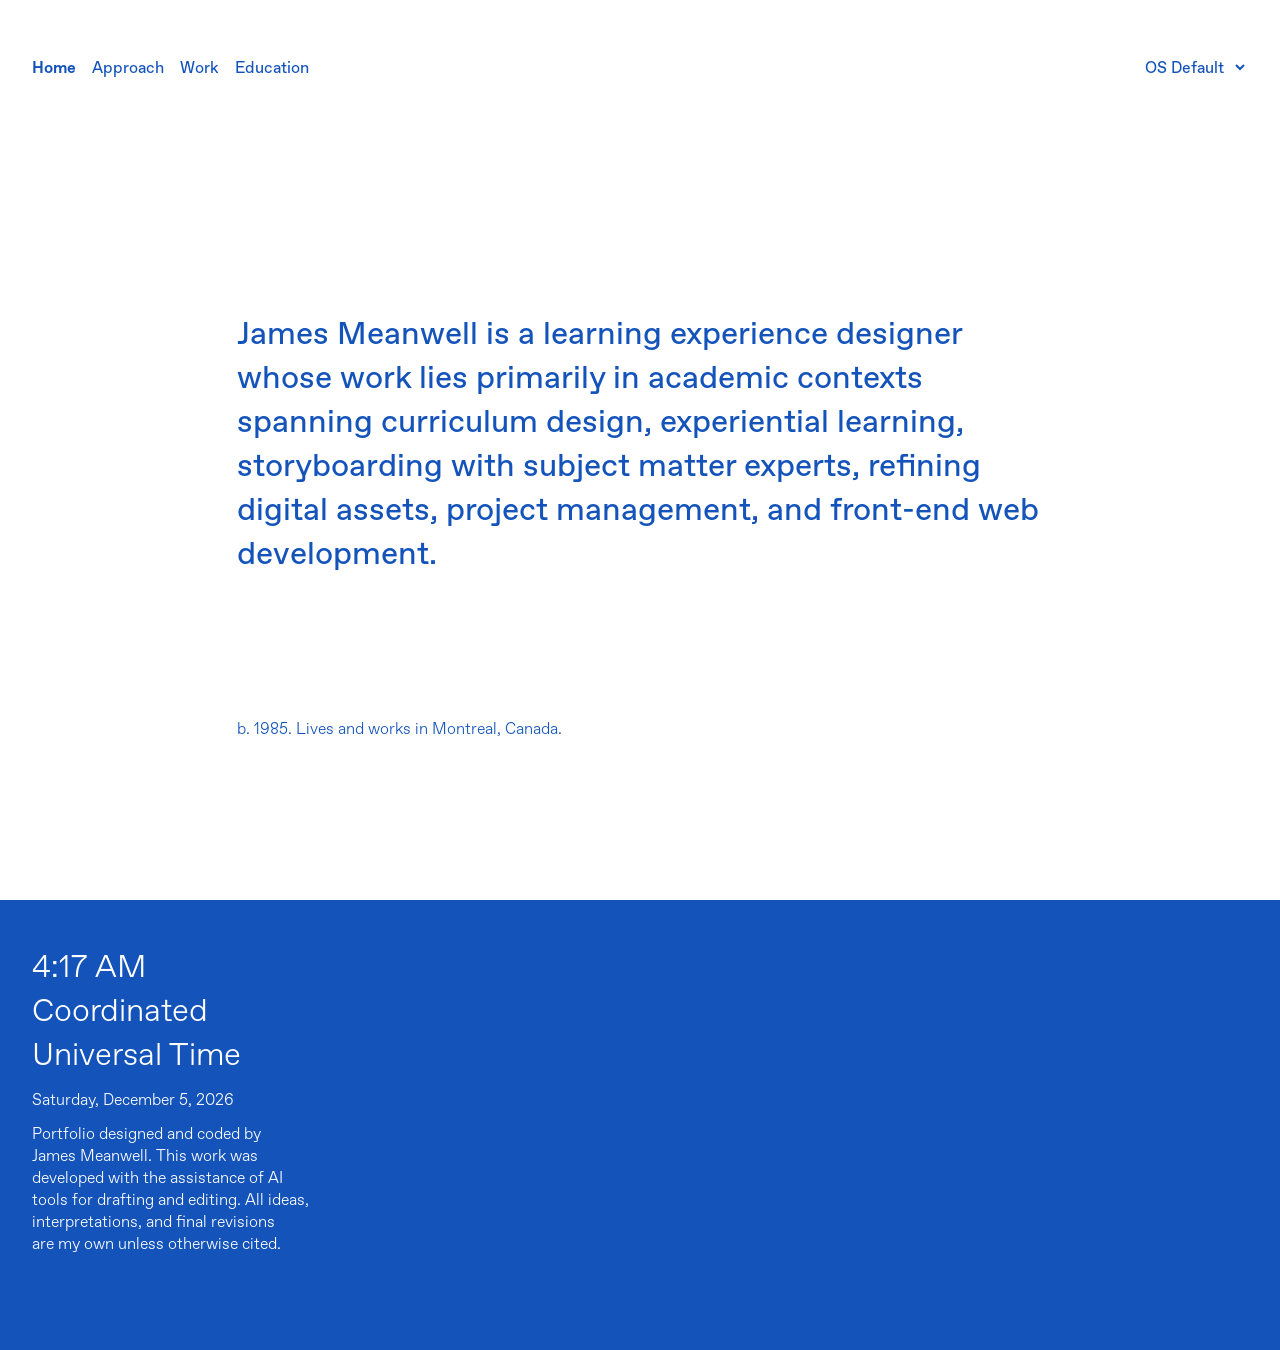
<file: index.html>
<!doctype html>
<html lang="en">
  <head>
    <meta charset="UTF-8" />
    <meta name="viewport" content="width=device-width, initial-scale=1.0" />
    <link rel="stylesheet" href="assets/style.css" />
    <title>James Meanwell</title>
  </head>
  <body>
    <div class="page-wrapper">
      <header id="nav-component"></header>
      <p class="font-large">
        James Meanwell is a learning experience designer whose work lies
        primarily in academic contexts spanning curriculum design, experiential
        learning, storyboarding with subject matter experts, refining digital
        assets, project management, and front-end web development.
      </p>
      <p class="font-small">b. 1985. Lives and works in Montreal, Canada.</p>
    </div>
    <footer id="footer-component"></footer>
    <script src="assets/script.js"></script>
  </body>
</html>
</file>
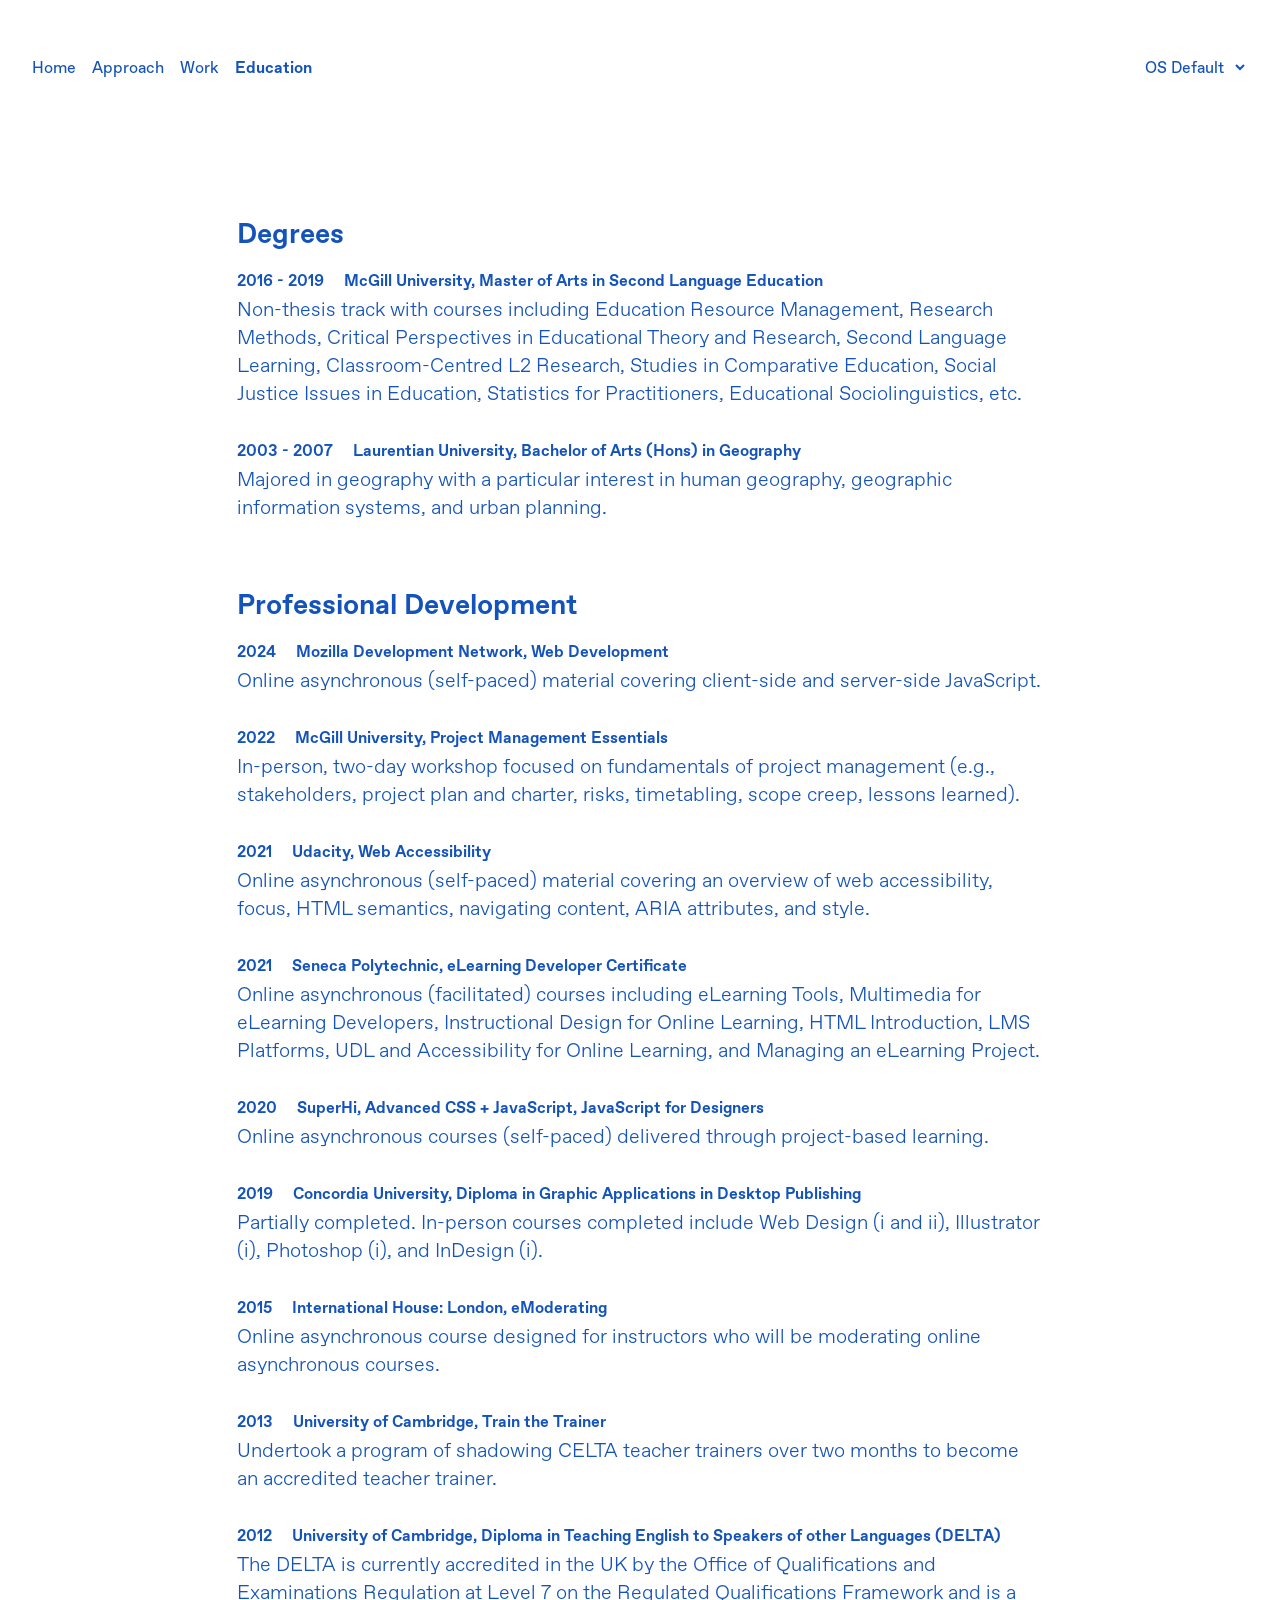
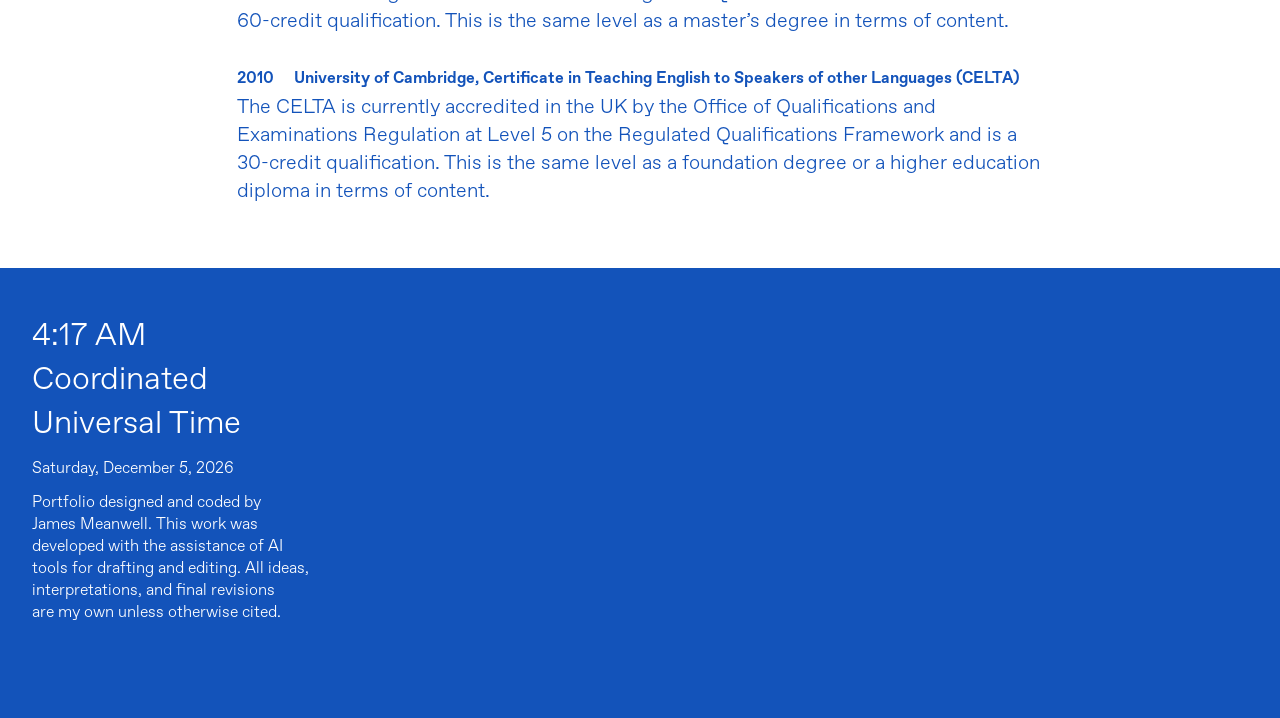
<file: education.html>
<!DOCTYPE html>
<html lang="en">
  <head>
    <meta charset="UTF-8" />
    <meta name="viewport" content="width=device-width, initial-scale=1.0" />
    <link rel="stylesheet" href="/assets/style.css" />
    <title>James Meanwell</title>
  </head>
  <body>
    <div class="page-wrapper">
      <header id="nav-component"></header>
      <h2>Degrees</h2>
      <ul class="education">
        <li>
          <span class="date">2016 - 2019</span>
          McGill University, Master of Arts in Second Language Education
          <p>
            Non-thesis track with courses including Education Resource
            Management, Research Methods, Critical Perspectives in Educational
            Theory and Research, Second Language Learning, Classroom-Centred L2
            Research, Studies in Comparative Education, Social Justice Issues in
            Education, Statistics for Practitioners, Educational
            Sociolinguistics, etc.
          </p>
        </li>
        <li>
          <span class="date">2003 - 2007</span>
          Laurentian University, Bachelor of Arts (Hons) in Geography
          <p>
            Majored in geography with a particular interest in human geography,
            geographic information systems, and urban planning.
          </p>
        </li>
      </ul>
      <h2>Professional Development</h2>
      <ul class="education">
        <li>
          <span class="date">2024</span>
          Mozilla Development Network, Web Development
          <p>
            Online asynchronous (self-paced) material covering client-side and
            server-side JavaScript.
          </p>
        </li>
        <li>
          <span class="date">2022</span>
          McGill University, Project Management Essentials
          <p>
            In-person, two-day workshop focused on fundamentals of project
            management (e.g., stakeholders, project plan and charter, risks,
            timetabling, scope creep, lessons learned).
          </p>
        </li>
        <li>
          <span class="date">2021</span>
          Udacity, Web Accessibility
          <p>
            Online asynchronous (self-paced) material covering an overview of
            web accessibility, focus, HTML semantics, navigating content, ARIA
            attributes, and style.
          </p>
        </li>
        <li>
          <span class="date">2021</span>
          Seneca Polytechnic, eLearning Developer Certificate
          <p>
            Online asynchronous (facilitated) courses including eLearning Tools,
            Multimedia for eLearning Developers, Instructional Design for Online
            Learning, HTML Introduction, LMS Platforms, UDL and Accessibility
            for Online Learning, and Managing an eLearning Project.
          </p>
        </li>
        <li>
          <span class="date">2020</span>
          SuperHi, Advanced CSS + JavaScript, JavaScript for Designers
          <p>
            Online asynchronous courses (self-paced) delivered through
            project-based learning.
          </p>
        </li>
        <li>
          <span class="date">2019</span>
          Concordia University, Diploma in Graphic Applications in Desktop
          Publishing
          <p>
            Partially completed. In-person courses completed include Web Design
            (i and ii), Illustrator (i), Photoshop (i), and InDesign (i).
          </p>
        </li>
        <li>
          <span class="date">2015</span>
          International House: London, eModerating
          <p>
            Online asynchronous course designed for instructors who will be
            moderating online asynchronous courses.
          </p>
        </li>
        <li>
          <span class="date">2013</span>
          University of Cambridge, Train the Trainer
          <p>
            Undertook a program of shadowing CELTA teacher trainers over two
            months to become an accredited teacher trainer.
          </p>
        </li>
        <li>
          <span class="date">2012</span>
          University of Cambridge, Diploma in Teaching English to Speakers of
          other Languages (DELTA)
          <p>
            The DELTA is currently accredited in the UK by the Office of
            Qualifications and Examinations Regulation at Level 7 on the
            Regulated Qualifications Framework and is a 60-credit qualification.
            This is the same level as a master’s degree in terms of content.
          </p>
        </li>
        <li>
          <span class="date">2010</span>
          University of Cambridge, Certificate in Teaching English to Speakers
          of other Languages (CELTA)
          <p>
            The CELTA is currently accredited in the UK by the Office of
            Qualifications and Examinations Regulation at Level 5 on the
            Regulated Qualifications Framework and is a 30-credit qualification.
            This is the same level as a foundation degree or a higher education
            diploma in terms of content.
          </p>
        </li>
      </ul>
    </div>
    <footer id="footer-component"></footer>
    <script src="/assets/script.js"></script>
  </body>
</html>
</file>
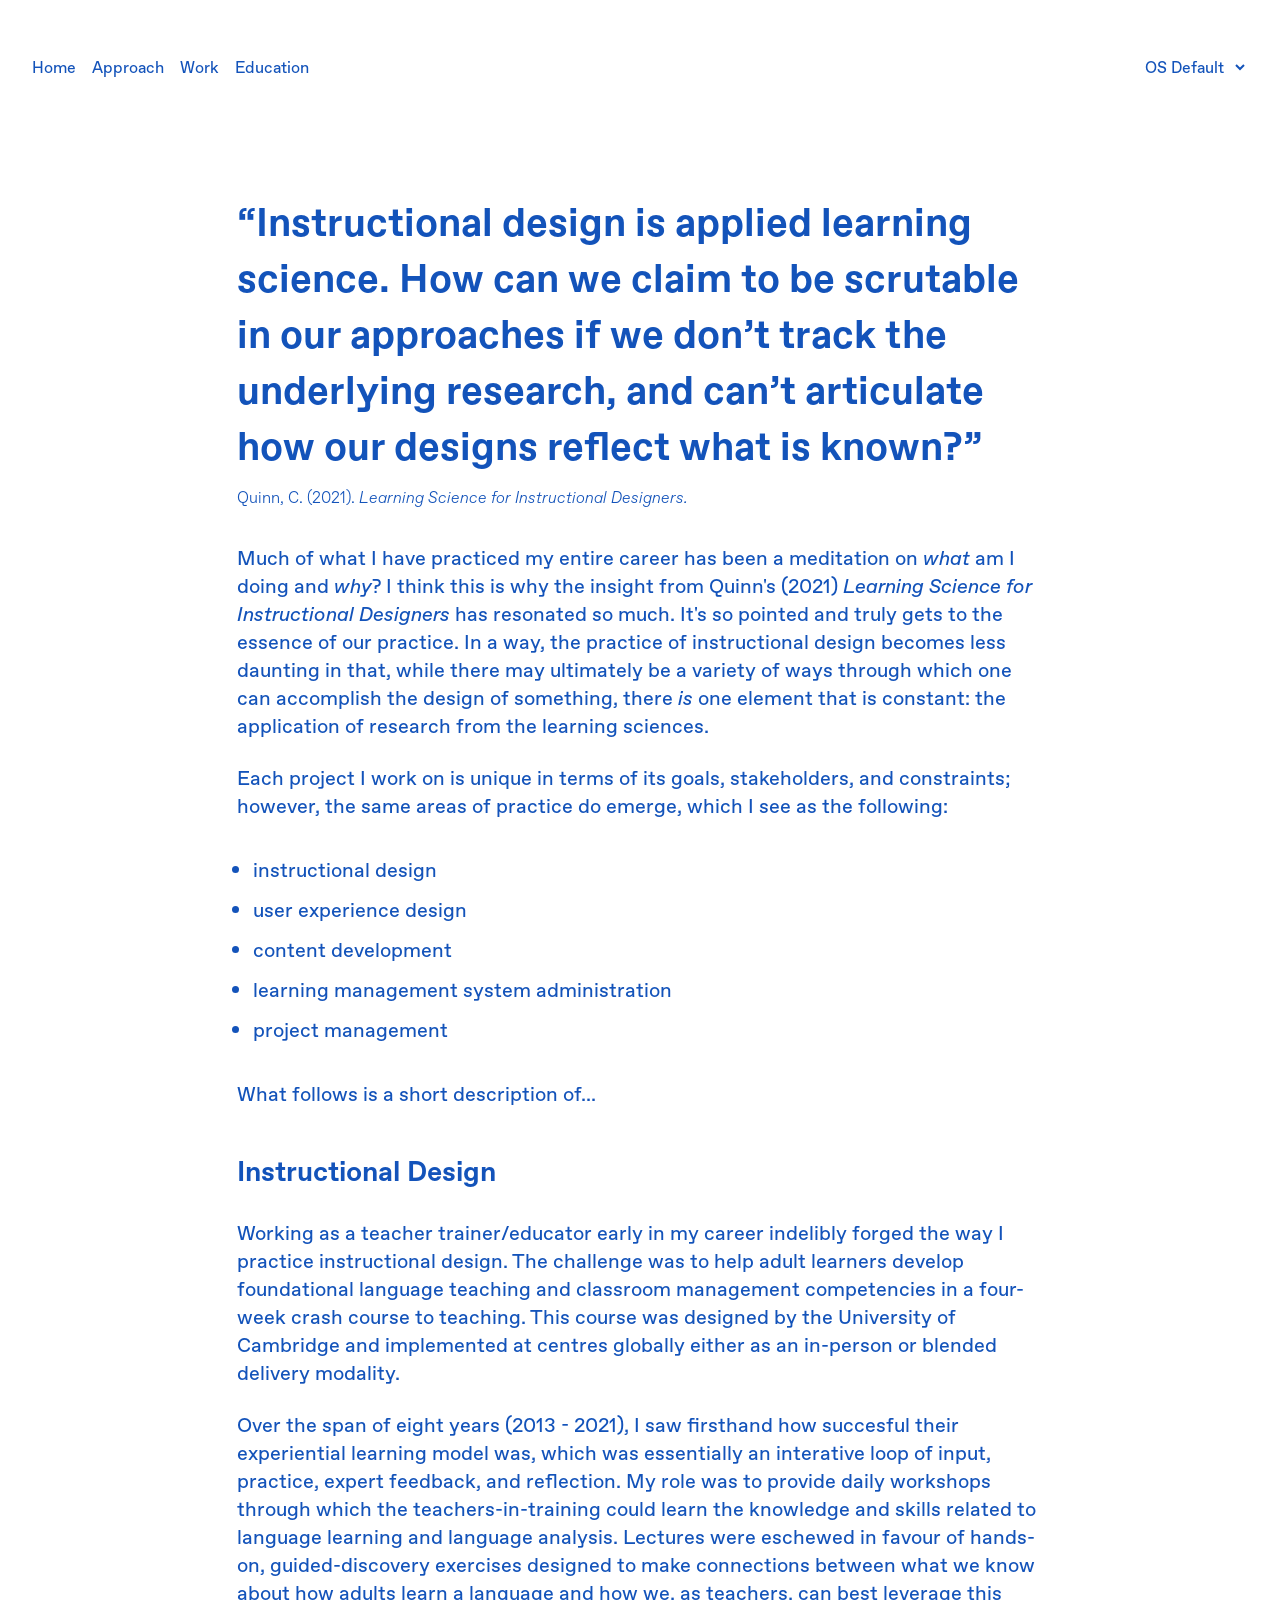
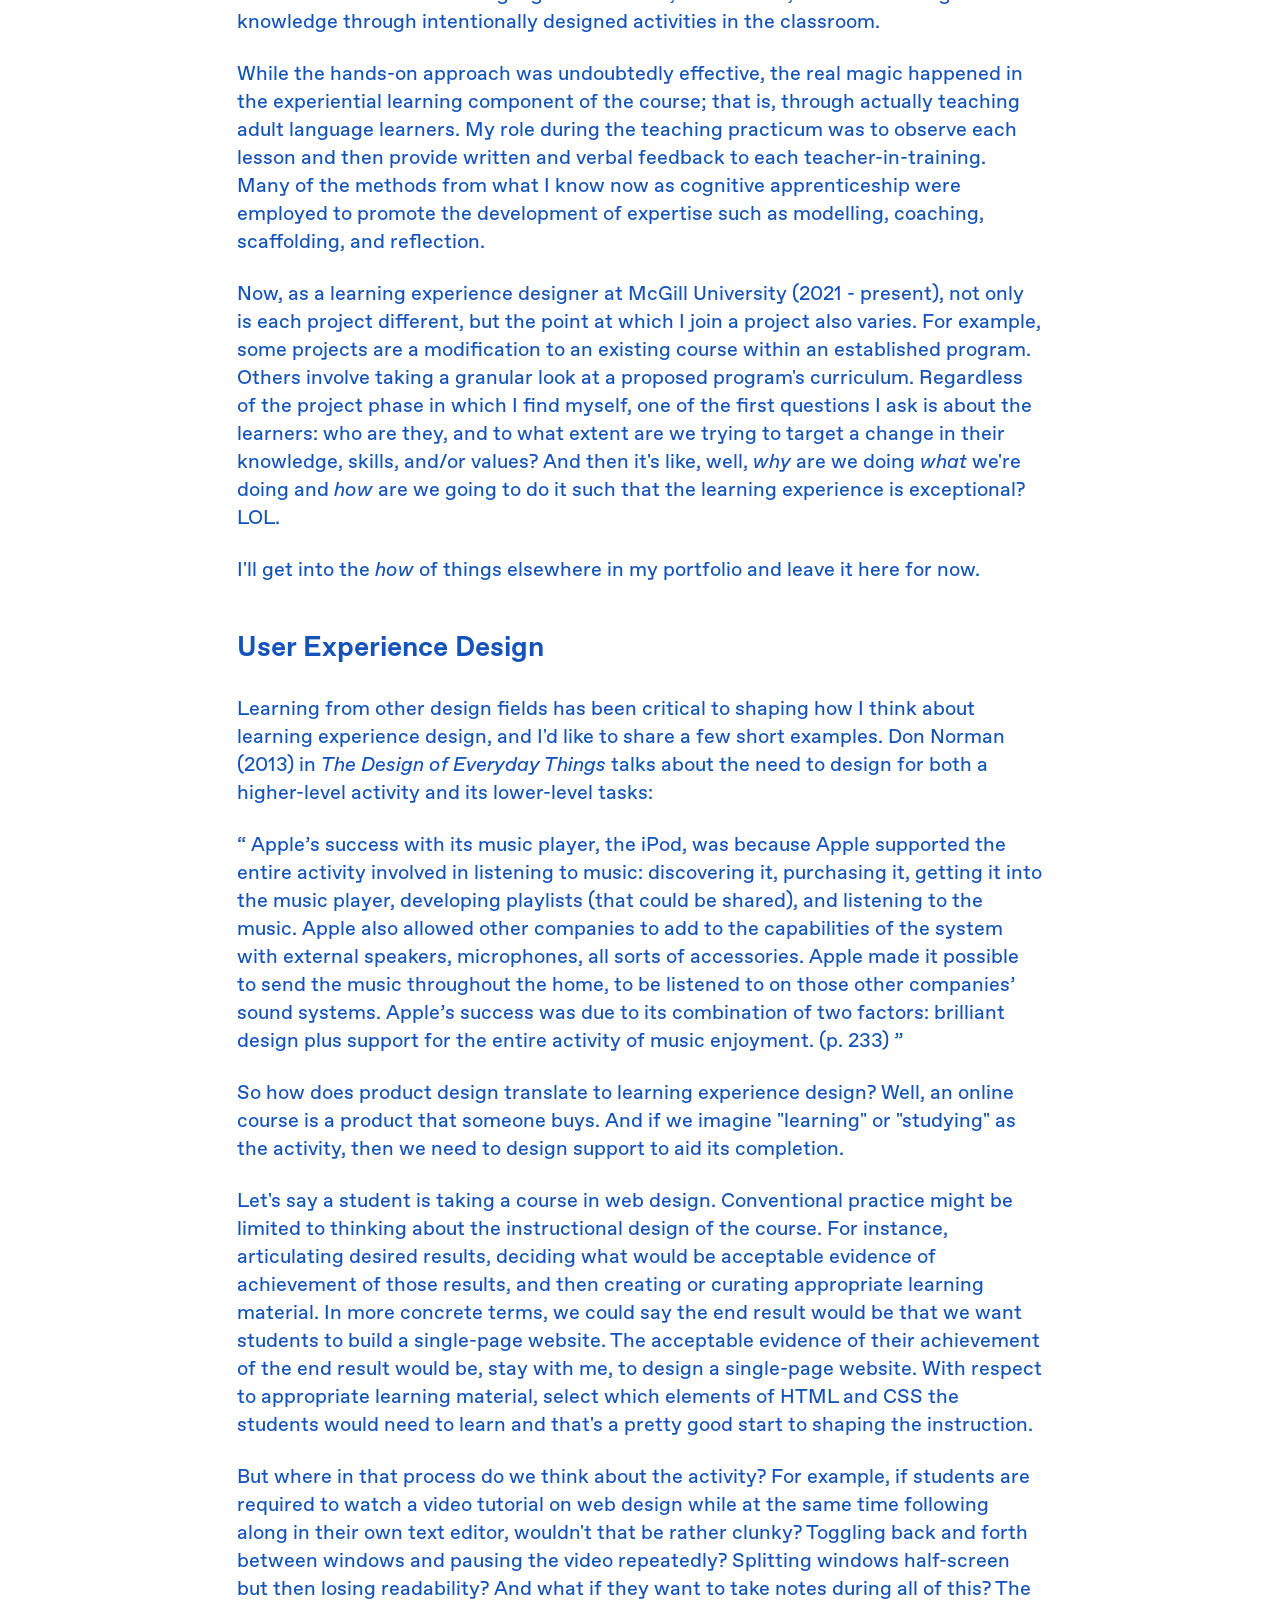
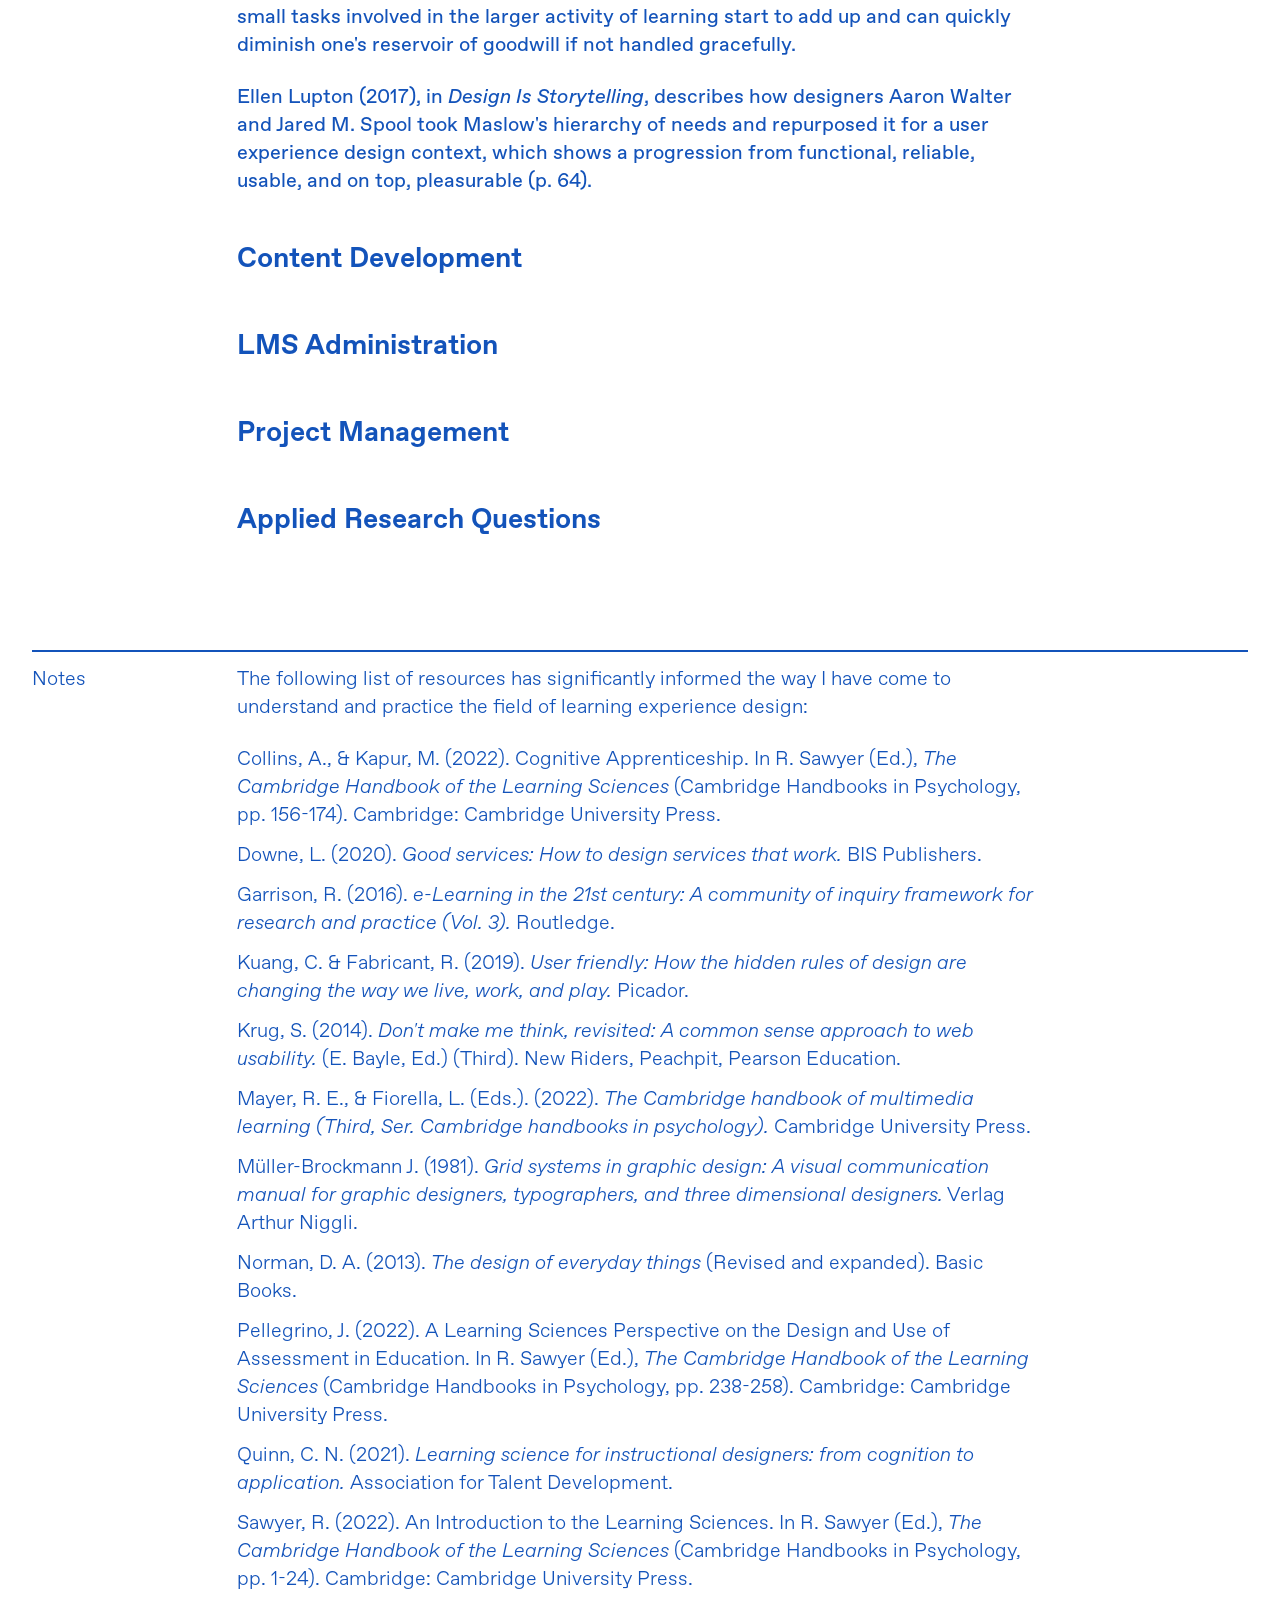
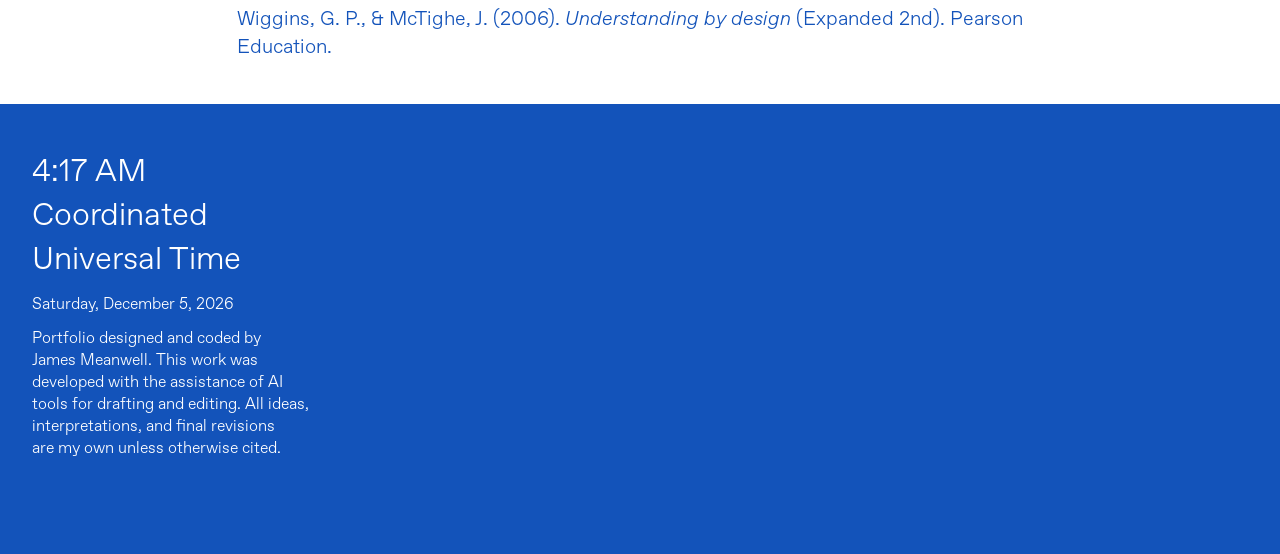
<file: practice.html>
<!DOCTYPE html>
<html lang="en">
  <head>
    <meta charset="UTF-8" />
    <meta name="viewport" content="width=device-width, initial-scale=1.0" />
    <link rel="stylesheet" href="/assets/style.css" />
    <title>James Meanwell</title>
  </head>
  <body>
    <div class="page-wrapper">
      <header id="nav-component"></header>
      <blockquote>
        “Instructional design is applied learning science. How can we claim to
        be scrutable in our approaches if we don’t track the underlying
        research, and can’t articulate how our designs reflect what is known?”
        <p class="font-small">
          Quinn, C. (2021).
          <cite>Learning Science for Instructional Designers.</cite>
        </p>
      </blockquote>
      <p>
        Much of what I have practiced my entire career has been a meditation on
        <em>what</em> am I doing and <em>why</em>? I think this is why the
        insight from Quinn's (2021)
        <cite>Learning Science for Instructional Designers</cite>
        has resonated so much. It's so pointed and truly gets to the essence of
        our practice. In a way, the practice of instructional design becomes
        less daunting in that, while there may ultimately be a variety of ways
        through which one can accomplish the design of something, there
        <em>is</em> one element that is constant: the application of research
        from the learning sciences.
      </p>
      <p>
        Each project I work on is unique in terms of its goals, stakeholders,
        and constraints; however, the same areas of practice do emerge, which I
        see as the following:
      </p>
      <ul>
        <li>instructional design</li>
        <li>user experience design</li>
        <li>content development</li>
        <li>learning management system administration</li>
        <li>project management</li>
      </ul>
      <p>What follows is a short description of...</p>
      <h2>Instructional Design</h2>
      <p>
        Working as a teacher trainer/educator early in my career indelibly
        forged the way I practice instructional design. The challenge was to
        help adult learners develop foundational language teaching and classroom
        management competencies in a four-week crash course to teaching. This
        course was designed by the University of Cambridge and implemented at
        centres globally either as an in-person or blended delivery modality.
      </p>
      <p>
        Over the span of eight years (2013 - 2021), I saw firsthand how
        succesful their experiential learning model was, which was essentially
        an interative loop of input, practice, expert feedback, and reflection.
        My role was to provide daily workshops through which the
        teachers-in-training could learn the knowledge and skills related to
        language learning and language analysis. Lectures were eschewed in
        favour of hands-on, guided-discovery exercises designed to make
        connections between what we know about how adults learn a language and
        how we, as teachers, can best leverage this knowledge through
        intentionally designed activities in the classroom.
      </p>
      <p>
        While the hands-on approach was undoubtedly effective, the real magic
        happened in the experiential learning component of the course; that is,
        through actually teaching adult language learners. My role during the
        teaching practicum was to observe each lesson and then provide written
        and verbal feedback to each teacher-in-training. Many of the methods
        from what I know now as cognitive apprenticeship were employed to
        promote the development of expertise such as modelling, coaching,
        scaffolding, and reflection.
      </p>
      <p>
        Now, as a learning experience designer at McGill University (2021 -
        present), not only is each project different, but the point at which I
        join a project also varies. For example, some projects are a
        modification to an existing course within an established program. Others
        involve taking a granular look at a proposed program's curriculum.
        Regardless of the project phase in which I find myself, one of the first
        questions I ask is about the learners: who are they, and to what extent
        are we trying to target a change in their knowledge, skills, and/or
        values? And then it's like, well, <em>why</em> are we doing
        <em>what</em> we're doing and <em>how</em> are we going to do it such
        that the learning experience is exceptional? LOL.
      </p>
      <p>
        I'll get into the <em>how</em> of things elsewhere in my portfolio and
        leave it here for now.
      </p>
      <h2>User Experience Design</h2>
      <p>
        Learning from other design fields has been critical to shaping how I
        think about learning experience design, and I'd like to share a few
        short examples. Don Norman (2013) in
        <cite>The Design of Everyday Things</cite> talks about the need to
        design for both a higher-level activity and its lower-level tasks:
      </p>
      <q>
        Apple’s success with its music player, the iPod, was because Apple
        supported the entire activity involved in listening to music:
        discovering it, purchasing it, getting it into the music player,
        developing playlists (that could be shared), and listening to the music.
        Apple also allowed other companies to add to the capabilities of the
        system with external speakers, microphones, all sorts of accessories.
        Apple made it possible to send the music throughout the home, to be
        listened to on those other companies’ sound systems. Apple’s success was
        due to its combination of two factors: brilliant design plus support for
        the entire activity of music enjoyment. (p. 233)
      </q>
      <p>
        So how does product design translate to learning experience design?
        Well, an online course is a product that someone buys. And if we imagine
        "learning" or "studying" as the activity, then we need to design support
        to aid its completion.
      </p>
      <p>
        Let's say a student is taking a course in web design. Conventional
        practice might be limited to thinking about the instructional design of
        the course. For instance, articulating desired results, deciding what
        would be acceptable evidence of achievement of those results, and then
        creating or curating appropriate learning material. In more concrete
        terms, we could say the end result would be that we want students to
        build a single-page website. The acceptable evidence of their
        achievement of the end result would be, stay with me, to design a
        single-page website. With respect to appropriate learning material,
        select which elements of HTML and CSS the students would need to learn
        and that's a pretty good start to shaping the instruction.
      </p>
      <p>
        But where in that process do we think about the activity? For example,
        if students are required to watch a video tutorial on web design while
        at the same time following along in their own text editor, wouldn't that
        be rather clunky? Toggling back and forth between windows and pausing
        the video repeatedly? Splitting windows half-screen but then losing
        readability? And what if they want to take notes during all of this? The
        small tasks involved in the larger activity of learning start to add up
        and can quickly diminish one's reservoir of goodwill if not handled
        gracefully.
      </p>
      <p>
        Ellen Lupton (2017), in <cite>Design Is Storytelling</cite>, describes
        how designers Aaron Walter and Jared M. Spool took Maslow's hierarchy of
        needs and repurposed it for a user experience design context, which
        shows a progression from functional, reliable, usable, and on top,
        pleasurable (p. 64).
      </p>
      <h2>Content Development</h2>
      <h2>LMS Administration</h2>
      <h2>Project Management</h2>
      <h2>Applied Research Questions</h2>
      <hr />
      <h3 class="grid-left margin-regular">Notes</h3>
      <p class="font-light">
        The following list of resources has significantly informed the way I
        have come to understand and practice the field of learning experience
        design:
      </p>
      <ul class="resources">
        <li class="font-light">
          Collins, A., & Kapur, M. (2022). Cognitive Apprenticeship. In R.
          Sawyer (Ed.),
          <cite>The Cambridge Handbook of the Learning Sciences</cite>
          (Cambridge Handbooks in Psychology, pp. 156-174). Cambridge: Cambridge
          University Press.
        </li>
        <li class="font-light">
          Downe, L. (2020).
          <cite>Good services: How to design services that work.</cite> BIS
          Publishers.
        </li>
        <li class="font-light">
          Garrison, R. (2016).
          <cite
            >e-Learning in the 21st century: A community of inquiry framework
            for research and practice (Vol. 3).
          </cite>
          Routledge.
        </li>
        <li class="font-light">
          Kuang, C. & Fabricant, R. (2019).
          <cite
            >User friendly: How the hidden rules of design are changing the way
            we live, work, and play.</cite
          >
          Picador.
        </li>
        <li class="font-light">
          Krug, S. (2014).
          <cite
            >Don't make me think, revisited: A common sense approach to web
            usability.</cite
          >
          (E. Bayle, Ed.) (Third). New Riders, Peachpit, Pearson Education.
        </li>
        <li class="font-light">
          Mayer, R. E., & Fiorella, L. (Eds.). (2022).
          <cite
            >The Cambridge handbook of multimedia learning (Third, Ser.
            Cambridge handbooks in psychology).</cite
          >
          Cambridge University Press.
        </li>
        <li class="font-light">
          Müller-Brockmann J. (1981).
          <cite
            >Grid systems in graphic design: A visual communication manual for
            graphic designers, typographers, and three dimensional
            designers.</cite
          >
          Verlag Arthur Niggli.
        </li>
        <li class="font-light">
          Norman, D. A. (2013).
          <cite>The design of everyday things</cite> (Revised and expanded).
          Basic Books.
        </li>
        <li class="font-light">
          Pellegrino, J. (2022). A Learning Sciences Perspective on the Design
          and Use of Assessment in Education. In R. Sawyer (Ed.),
          <cite>The Cambridge Handbook of the Learning Sciences </cite>
          (Cambridge Handbooks in Psychology, pp. 238-258). Cambridge: Cambridge
          University Press.
        </li>
        <li class="font-light">
          Quinn, C. N. (2021).
          <cite
            >Learning science for instructional designers: from cognition to
            application.
          </cite>
          Association for Talent Development.
        </li>
        <li class="font-light">
          Sawyer, R. (2022). An Introduction to the Learning Sciences. In R.
          Sawyer (Ed.),
          <cite>The Cambridge Handbook of the Learning Sciences</cite>
          (Cambridge Handbooks in Psychology, pp. 1-24). Cambridge: Cambridge
          University Press.
        </li>
        <li class="font-light">
          Wiggins, G. P., & McTighe, J. (2006).
          <cite>Understanding by design</cite> (Expanded 2nd). Pearson
          Education.
        </li>
      </ul>
    </div>
    <footer id="footer-component"></footer>
    <script src="/assets/script.js"></script>
  </body>
</html>
</file>
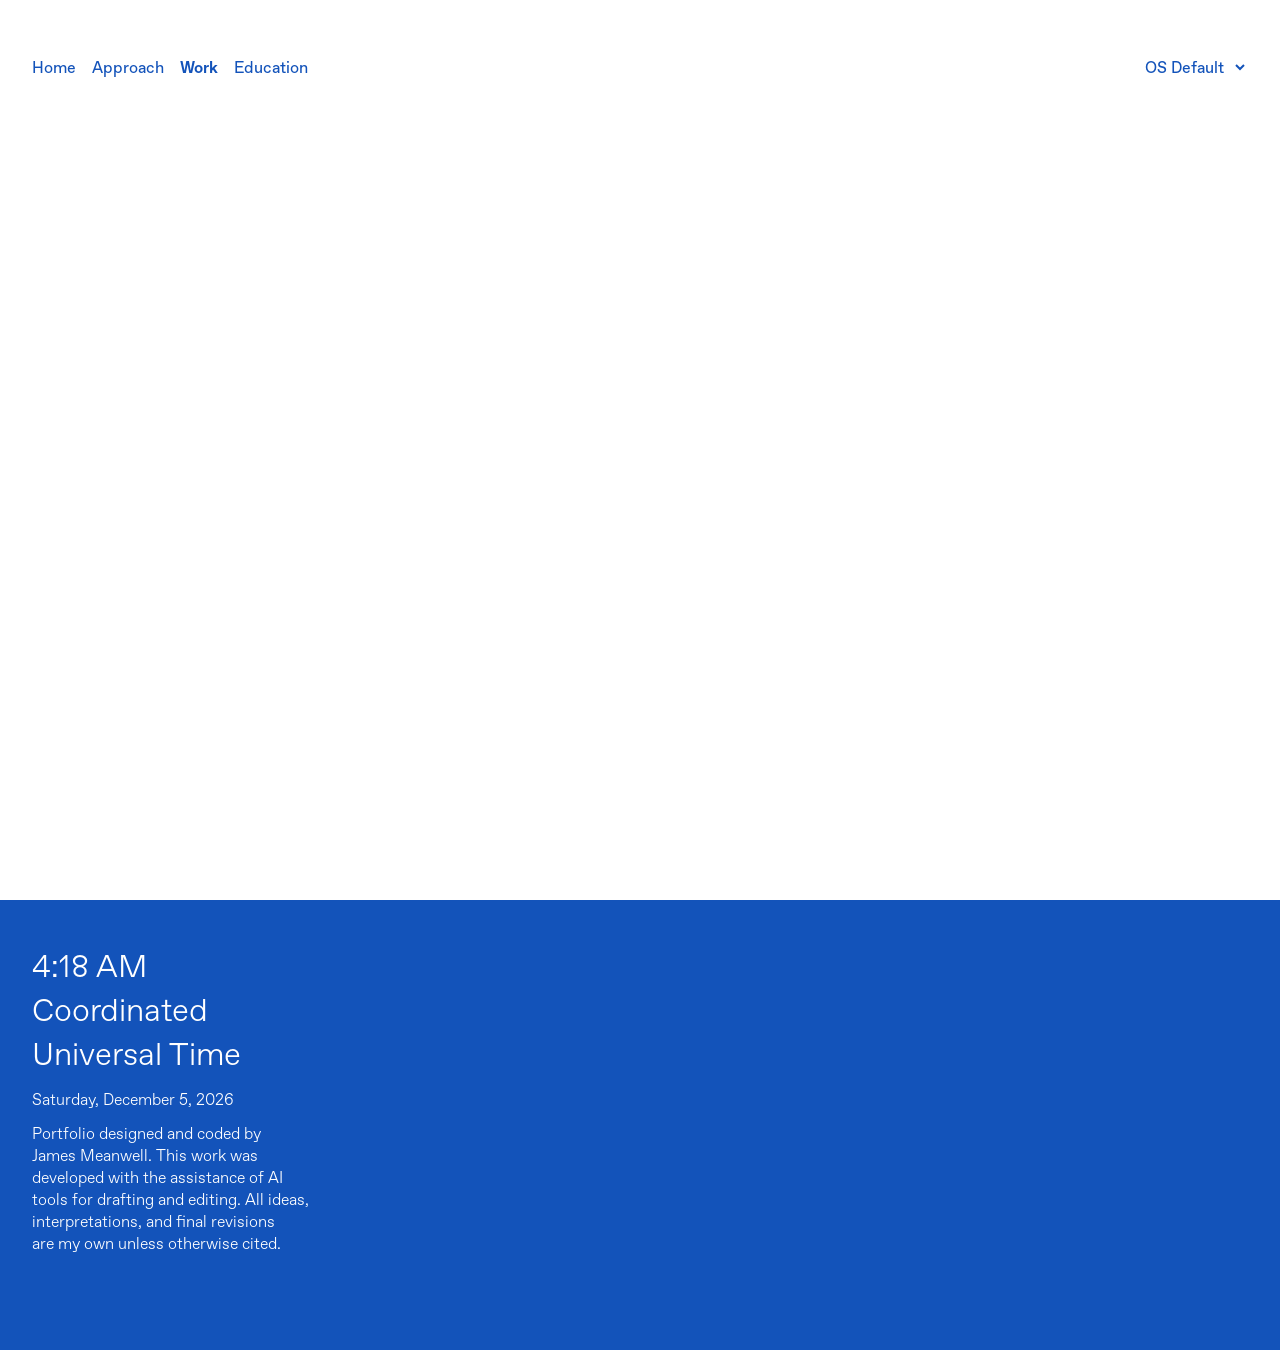
<file: work.html>
<!DOCTYPE html>
<html lang="en">
  <head>
    <meta charset="UTF-8" />
    <meta name="viewport" content="width=device-width, initial-scale=1.0" />
    <link rel="stylesheet" href="../assets/style.css" />
    <title>James Meanwell</title>
  </head>
  <body>
    <div class="page-wrapper">
      <header id="nav-component"></header>
    </div>
    <footer id="footer-component"></footer>
    <script src="../assets/script.js"></script>
  </body>
</html>
</file>
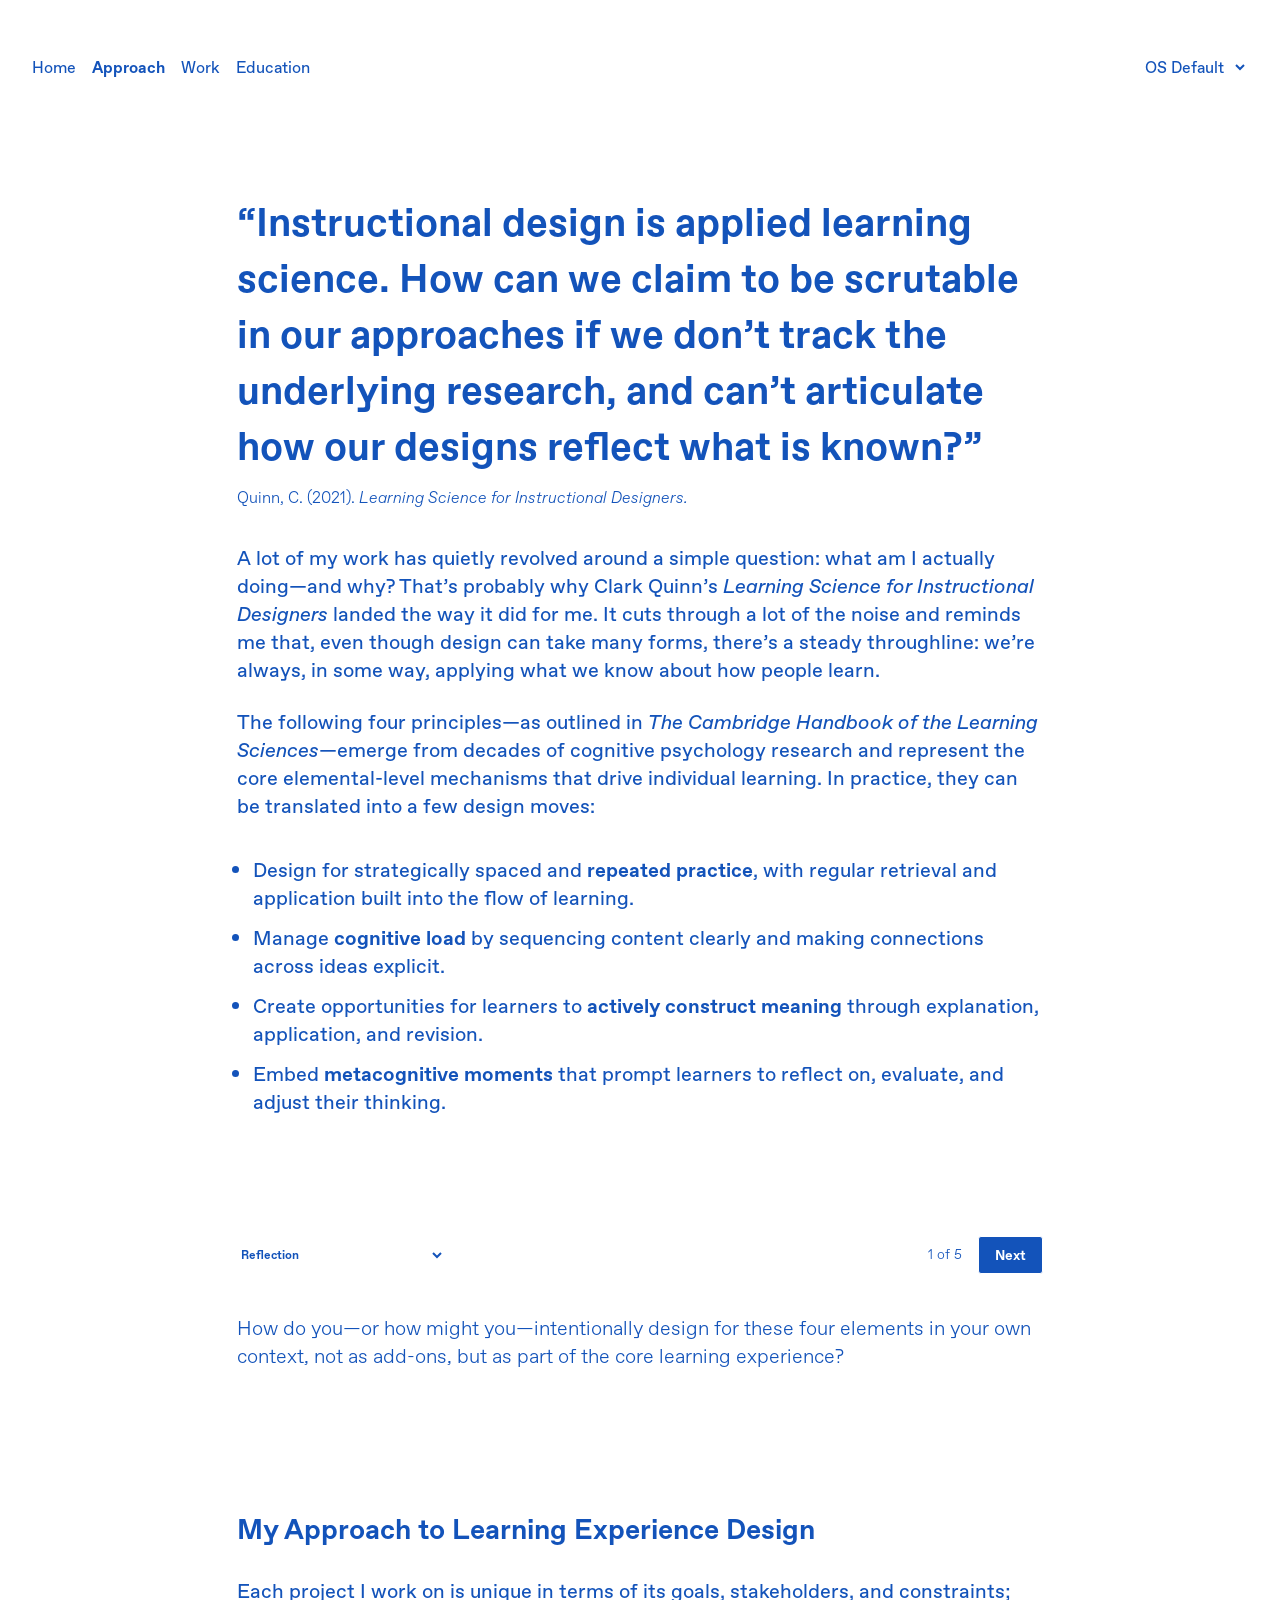
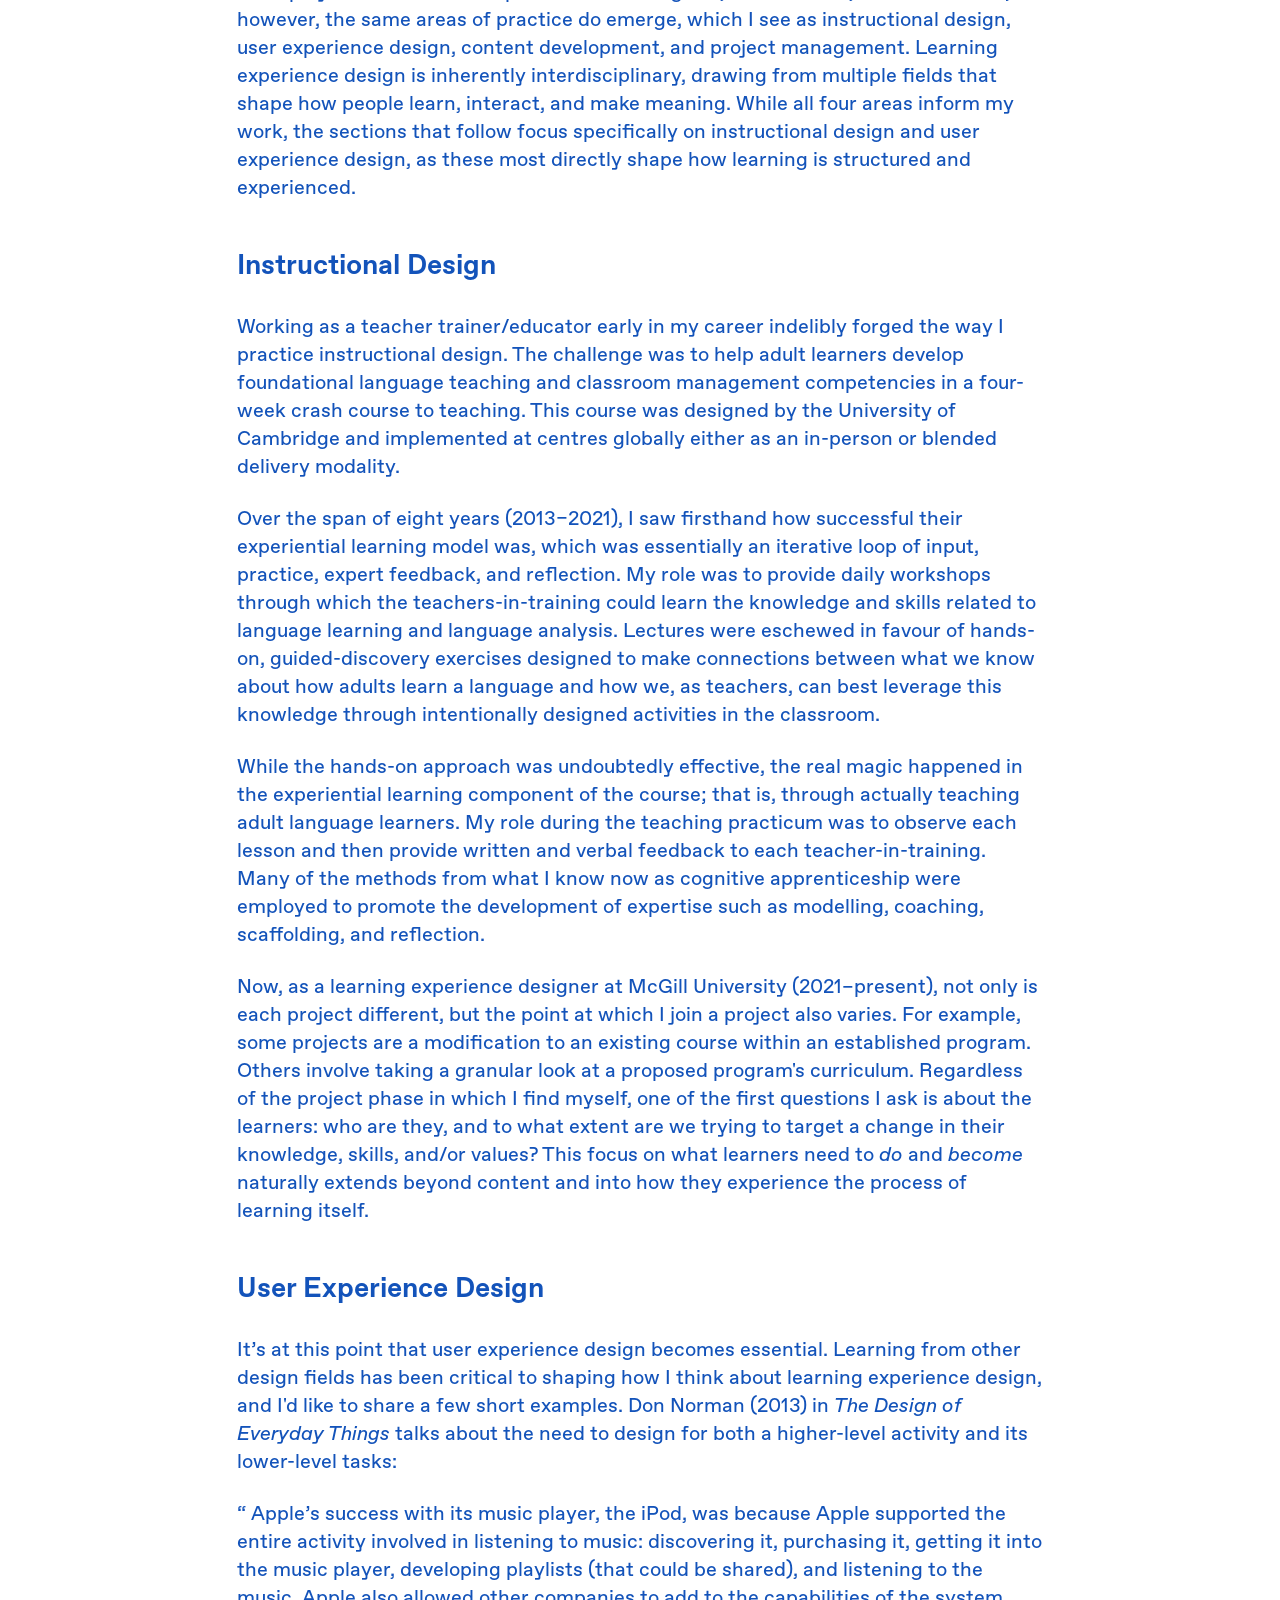
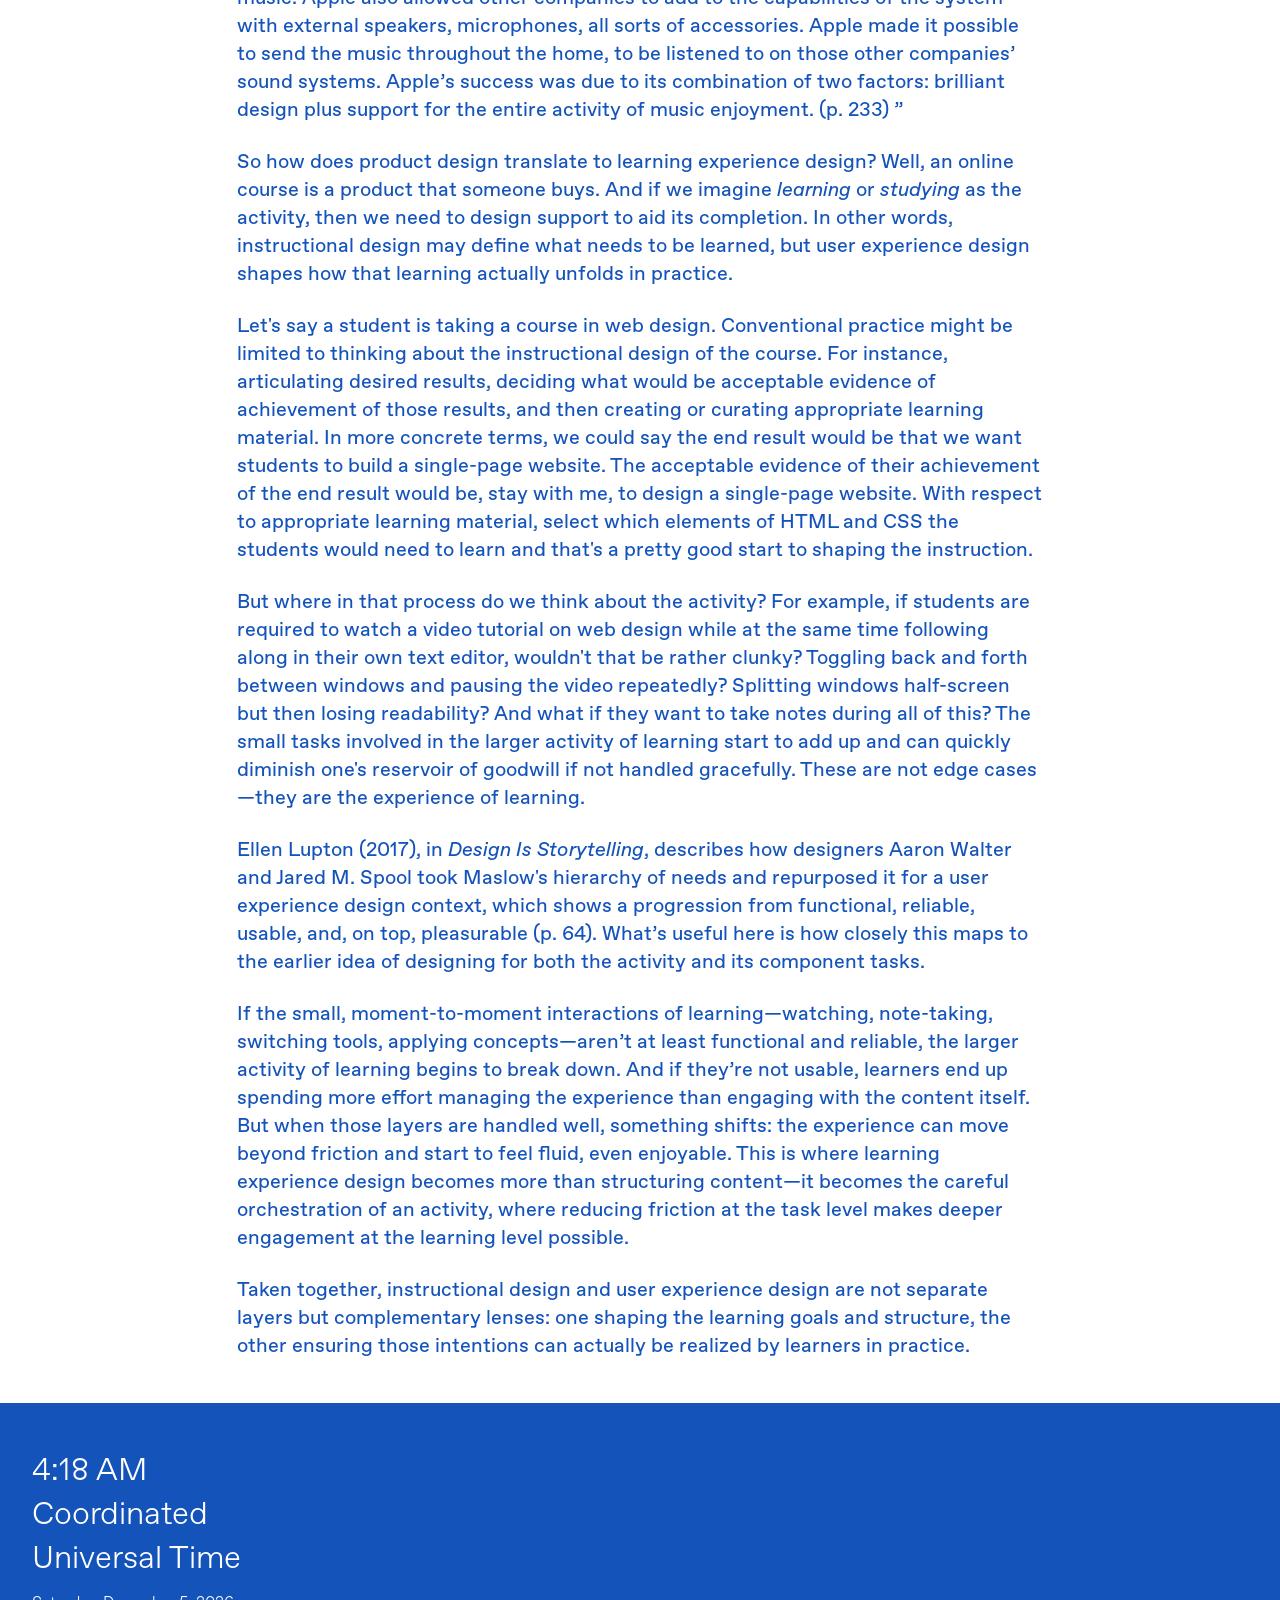
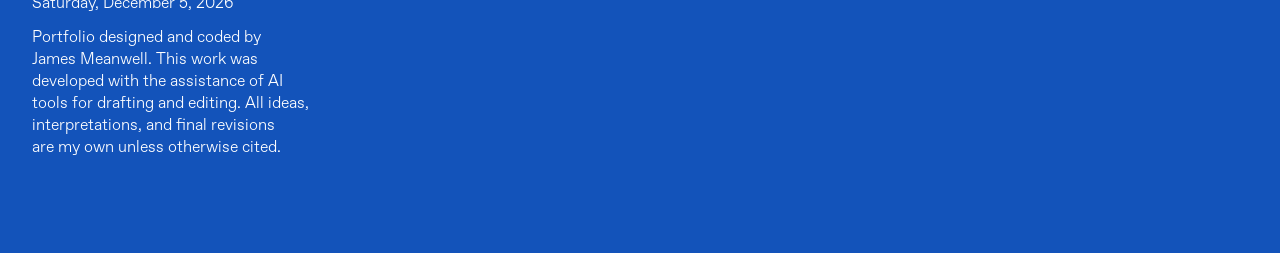
<file: pages/approach.html>
<!doctype html>
<html lang="en">
  <head>
    <meta charset="UTF-8" />
    <meta name="viewport" content="width=device-width, initial-scale=1.0" />
    <link rel="stylesheet" href="../assets/style.css" />
    <title>Approach</title>
  </head>
  <body>
    <div class="page-wrapper">
      <header id="nav-component"></header>
      <blockquote>
        “Instructional design is applied learning science. How can we claim to
        be scrutable in our approaches if we don’t track the underlying
        research, and can’t articulate how our designs reflect what is known?”
        <p class="font-small">
          Quinn, C. (2021).
          <cite>Learning Science for Instructional Designers.</cite>
        </p>
      </blockquote>
      <p>
        A lot of my work has quietly revolved around a simple question: what am
        I actually doing—and why? That’s probably why Clark Quinn’s
        <cite>Learning Science for Instructional Designers</cite> landed the way
        it did for me. It cuts through a lot of the noise and reminds me that,
        even though design can take many forms, there’s a steady throughline:
        we’re always, in some way, applying what we know about how people learn.
      </p>
      <p>
        The following four principles—as outlined in
        <cite>The Cambridge Handbook of the Learning Sciences</cite>—emerge from
        decades of cognitive psychology research and represent the core
        elemental-level mechanisms that drive individual learning. In practice,
        they can be translated into a few design moves:
      </p>

      <ul>
        <li>
          Design for strategically spaced and
          <strong>repeated practice</strong>, with regular retrieval and
          application built into the flow of learning.
        </li>
        <li>
          Manage <strong>cognitive load</strong> by sequencing content clearly
          and making connections across ideas explicit.
        </li>
        <li>
          Create opportunities for learners to
          <strong>actively construct meaning</strong>
          through explanation, application, and revision.
        </li>
        <li>
          Embed <strong>metacognitive moments</strong> that prompt learners to
          reflect on, evaluate, and adjust their thinking.
        </li>
      </ul>
      <!-- Example Component -->
      <div class="example-container">
        <div class="example-nav">
          <select name="choice" id="example-selector"></select>
          <div class="example-count-wrapper">
            <p class="example-count"></p>
            <button id="example-next-concept">Next</button>
          </div>
        </div>
        <div
          id="option-1"
          class="individual-example example-visible"
          data-name="Reflection"
        >
          <p>
            How do you—or how might you—intentionally design for these four
            elements in your own context, not as add-ons, but as part of the
            core learning experience?
          </p>
        </div>
        <div
          id="option-2"
          class="individual-example example-hidden"
          data-name="Repetition and Practice"
        >
          <p>
            Strategically regulated repetition and practice is really about
            making learning something that unfolds over time, not something that
            happens once and is done. Instead of treating each week as a
            standalone unit, you design cycles where learners are constantly
            pulling forward what they’ve already seen, applying what they’re
            working on now, and even getting a preview of what’s coming next.
            Low-stakes retrieval—quick checks, auto-graded quizzes, short
            prompts—does a lot of the heavy lifting, while instructor feedback
            builds on top of that rather than carrying the full load. The key is
            intentionality: revisiting ideas across weeks, not just within them,
            and creating a rhythm of practice that’s expected, supported, and
            sustainable, especially in asynchronous environments.
          </p>
        </div>
        <div
          id="option-3"
          class="individual-example example-hidden"
          data-name="Managing Cognitive Demands"
        >
          <p>
            Managing cognitive demands while integrating information sources is
            about respecting the learner’s mental bandwidth. Every week should
            feel like a coherent step in a larger story: where we’ve been, what
            we’re focusing on now, and how it all connects moving forward. That
            means being selective—fewer resources, more thoughtfully
            connected—and helping learners make sense of those connections
            through clear structure, signposting, and synthesis. Things like
            weekly summaries, concept maps, or framing notes aren’t extras;
            they’re part of the teaching. In async settings especially, the way
            content is sequenced and organized becomes a primary indicator of
            <em>teaching presence</em>.
          </p>
        </div>
        <div
          id="option-4"
          class="individual-example example-hidden"
          data-name="Active Construction of Meaning"
        >
          <p>
            Engaging learners in the active construction of meaning shifts the
            focus from exposure to effort. Learning deepens when learners are
            asked to explain, compare, defend, and apply—not just share opinions
            or repeat information. This often means designing for a bit of
            struggle: letting learners try before showing them how, and using
            dialogue—especially time-delayed exchanges—to refine thinking over
            time. Instructional effort is most powerful when it targets key
            moments, like addressing misconceptions or modeling how to think
            through a problem. Tools and activities that make thinking
            visible—annotations, shared workspaces, peer critique—help move this
            beyond discussion into something more tangible.
          </p>
        </div>
        <div
          id="option-5"
          class="individual-example example-hidden"
          data-name="Metacognitive Awareness"
        >
          <p>
            Metacognitive awareness brings a layer of reflection that helps
            learning stick and transfer. It’s not just about what learners know,
            but how well they understand their own learning. Building this in
            means creating moments before, during, and after learning where
            learners predict, monitor, and evaluate their understanding. Simple
            moves—like asking for confidence ratings, prompting learners to
            compare those to actual performance, or asking what they’ll do
            differently next time—make feedback more actionable. Over time, this
            also normalizes conversations about learning strategies themselves,
            helping learners become more intentional and effective in how they
            study and engage.
          </p>
        </div>
      </div>
      <!-- Example Component End -->
      <h2>My Approach to Learning Experience Design</h2>
      <p>
        Each project I work on is unique in terms of its goals, stakeholders,
        and constraints; however, the same areas of practice do emerge, which I
        see as instructional design, user experience design, content
        development, and project management. Learning experience design is
        inherently interdisciplinary, drawing from multiple fields that shape
        how people learn, interact, and make meaning. While all four areas
        inform my work, the sections that follow focus specifically on
        instructional design and user experience design, as these most directly
        shape how learning is structured and experienced.
      </p>
      <h3>Instructional Design</h3>
      <p>
        Working as a teacher trainer/educator early in my career indelibly
        forged the way I practice instructional design. The challenge was to
        help adult learners develop foundational language teaching and classroom
        management competencies in a four-week crash course to teaching. This
        course was designed by the University of Cambridge and implemented at
        centres globally either as an in-person or blended delivery modality.
      </p>
      <p>
        Over the span of eight years (2013–2021), I saw firsthand how successful
        their experiential learning model was, which was essentially an
        iterative loop of input, practice, expert feedback, and reflection. My
        role was to provide daily workshops through which the
        teachers-in-training could learn the knowledge and skills related to
        language learning and language analysis. Lectures were eschewed in
        favour of hands-on, guided-discovery exercises designed to make
        connections between what we know about how adults learn a language and
        how we, as teachers, can best leverage this knowledge through
        intentionally designed activities in the classroom.
      </p>
      <p>
        While the hands-on approach was undoubtedly effective, the real magic
        happened in the experiential learning component of the course; that is,
        through actually teaching adult language learners. My role during the
        teaching practicum was to observe each lesson and then provide written
        and verbal feedback to each teacher-in-training. Many of the methods
        from what I know now as cognitive apprenticeship were employed to
        promote the development of expertise such as modelling, coaching,
        scaffolding, and reflection.
      </p>
      <p>
        Now, as a learning experience designer at McGill University
        (2021–present), not only is each project different, but the point at
        which I join a project also varies. For example, some projects are a
        modification to an existing course within an established program. Others
        involve taking a granular look at a proposed program's curriculum.
        Regardless of the project phase in which I find myself, one of the first
        questions I ask is about the learners: who are they, and to what extent
        are we trying to target a change in their knowledge, skills, and/or
        values? This focus on what learners need to <em>do</em> and
        <em>become</em> naturally extends beyond content and into how they
        experience the process of learning itself.
      </p>

      <h2>User Experience Design</h2>
      <p>
        It’s at this point that user experience design becomes essential.
        Learning from other design fields has been critical to shaping how I
        think about learning experience design, and I'd like to share a few
        short examples. Don Norman (2013) in
        <cite>The Design of Everyday Things</cite> talks about the need to
        design for both a higher-level activity and its lower-level tasks:
      </p>
      <q>
        Apple’s success with its music player, the iPod, was because Apple
        supported the entire activity involved in listening to music:
        discovering it, purchasing it, getting it into the music player,
        developing playlists (that could be shared), and listening to the music.
        Apple also allowed other companies to add to the capabilities of the
        system with external speakers, microphones, all sorts of accessories.
        Apple made it possible to send the music throughout the home, to be
        listened to on those other companies’ sound systems. Apple’s success was
        due to its combination of two factors: brilliant design plus support for
        the entire activity of music enjoyment. (p. 233)
      </q>
      <p>
        So how does product design translate to learning experience design?
        Well, an online course is a product that someone buys. And if we imagine
        <em>learning</em> or <em>studying</em> as the activity, then we need to
        design support to aid its completion. In other words, instructional
        design may define what needs to be learned, but user experience design
        shapes how that learning actually unfolds in practice.
      </p>
      <p>
        Let's say a student is taking a course in web design. Conventional
        practice might be limited to thinking about the instructional design of
        the course. For instance, articulating desired results, deciding what
        would be acceptable evidence of achievement of those results, and then
        creating or curating appropriate learning material. In more concrete
        terms, we could say the end result would be that we want students to
        build a single-page website. The acceptable evidence of their
        achievement of the end result would be, stay with me, to design a
        single-page website. With respect to appropriate learning material,
        select which elements of HTML and CSS the students would need to learn
        and that's a pretty good start to shaping the instruction.
      </p>
      <p>
        But where in that process do we think about the activity? For example,
        if students are required to watch a video tutorial on web design while
        at the same time following along in their own text editor, wouldn't that
        be rather clunky? Toggling back and forth between windows and pausing
        the video repeatedly? Splitting windows half-screen but then losing
        readability? And what if they want to take notes during all of this? The
        small tasks involved in the larger activity of learning start to add up
        and can quickly diminish one's reservoir of goodwill if not handled
        gracefully. These are not edge cases—they are the experience of
        learning.
      </p>
      <p>
        Ellen Lupton (2017), in <cite>Design Is Storytelling</cite>, describes
        how designers Aaron Walter and Jared M. Spool took Maslow's hierarchy of
        needs and repurposed it for a user experience design context, which
        shows a progression from functional, reliable, usable, and, on top,
        pleasurable (p. 64). What’s useful here is how closely this maps to the
        earlier idea of designing for both the activity and its component tasks.
      </p>
      <p>
        If the small, moment-to-moment interactions of learning—watching,
        note-taking, switching tools, applying concepts—aren’t at least
        functional and reliable, the larger activity of learning begins to break
        down. And if they’re not usable, learners end up spending more effort
        managing the experience than engaging with the content itself. But when
        those layers are handled well, something shifts: the experience can move
        beyond friction and start to feel fluid, even enjoyable. This is where
        learning experience design becomes more than structuring content—it
        becomes the careful orchestration of an activity, where reducing
        friction at the task level makes deeper engagement at the learning level
        possible.
      </p>
      <p>
        Taken together, instructional design and user experience design are not
        separate layers but complementary lenses: one shaping the learning goals
        and structure, the other ensuring those intentions can actually be
        realized by learners in practice.
      </p>
    </div>
    <footer id="footer-component"></footer>
    <script src="../assets/script.js"></script>
  </body>
</html>
</file>
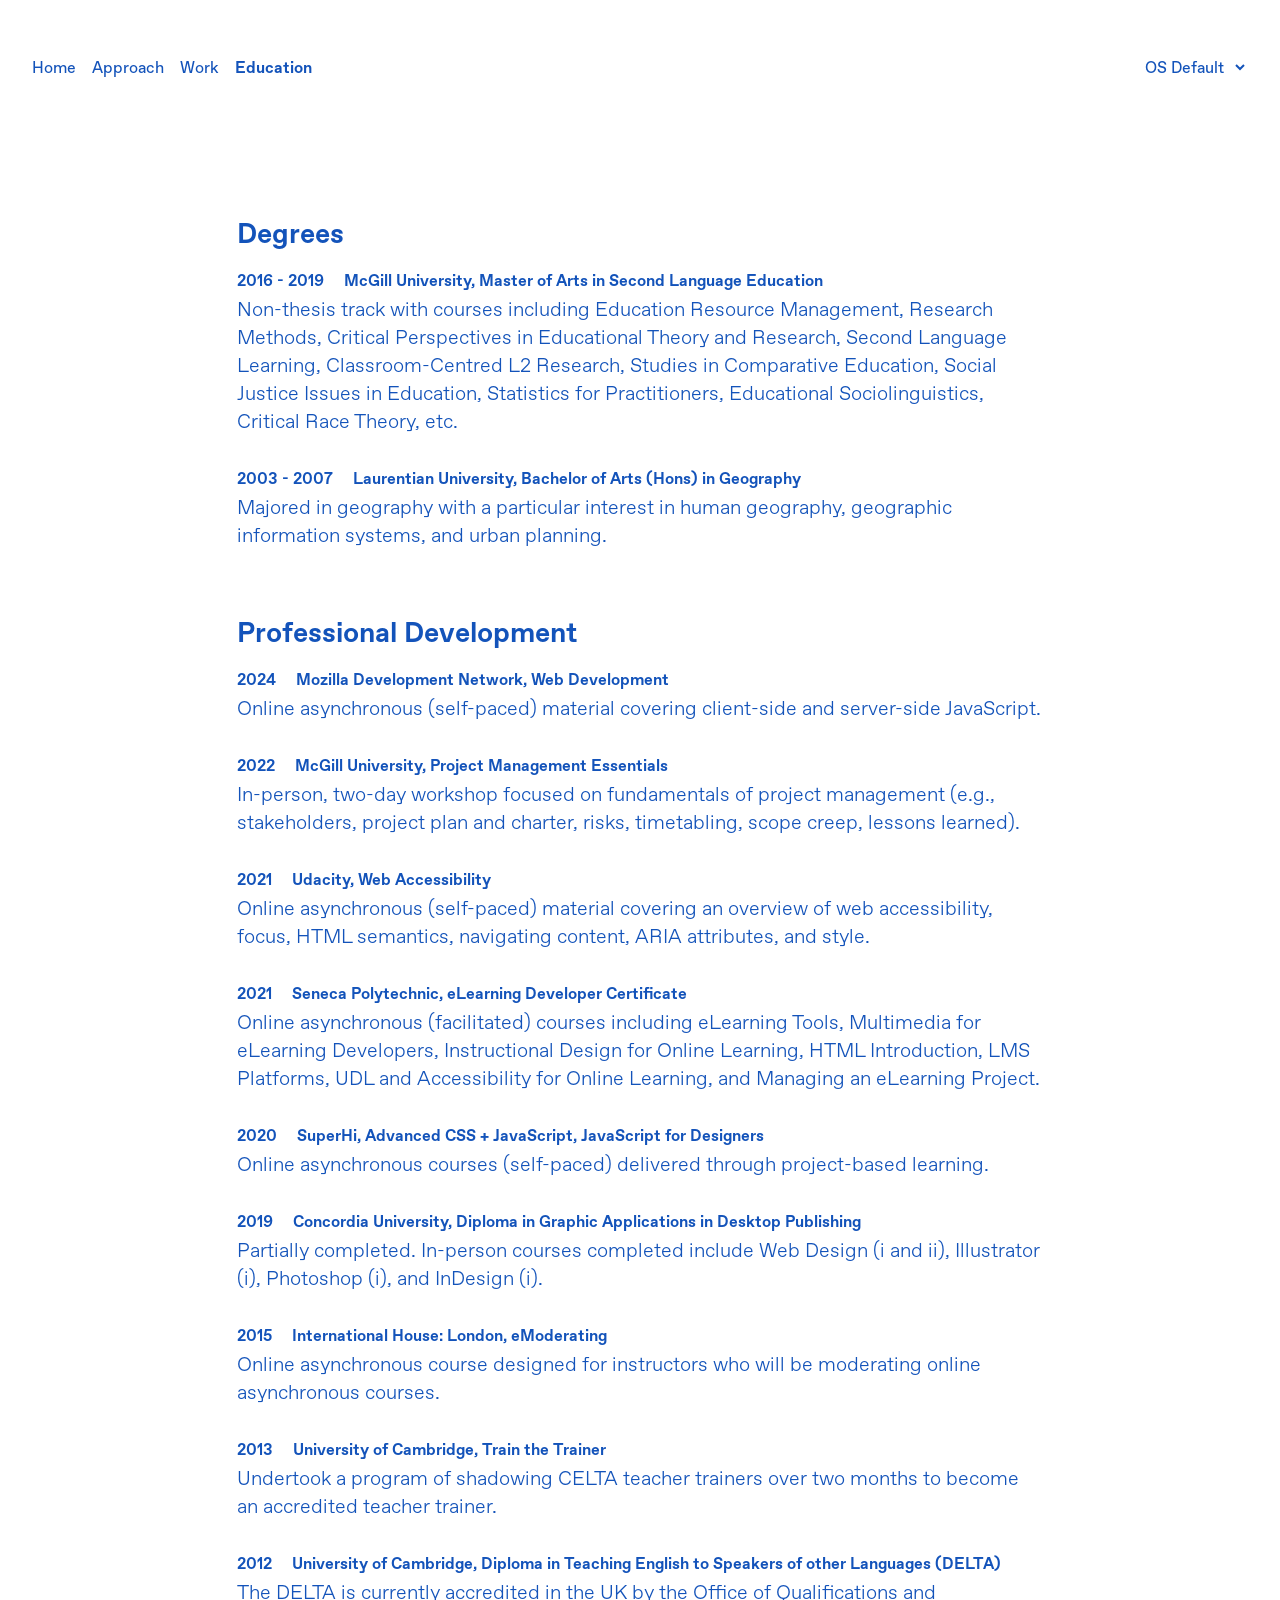
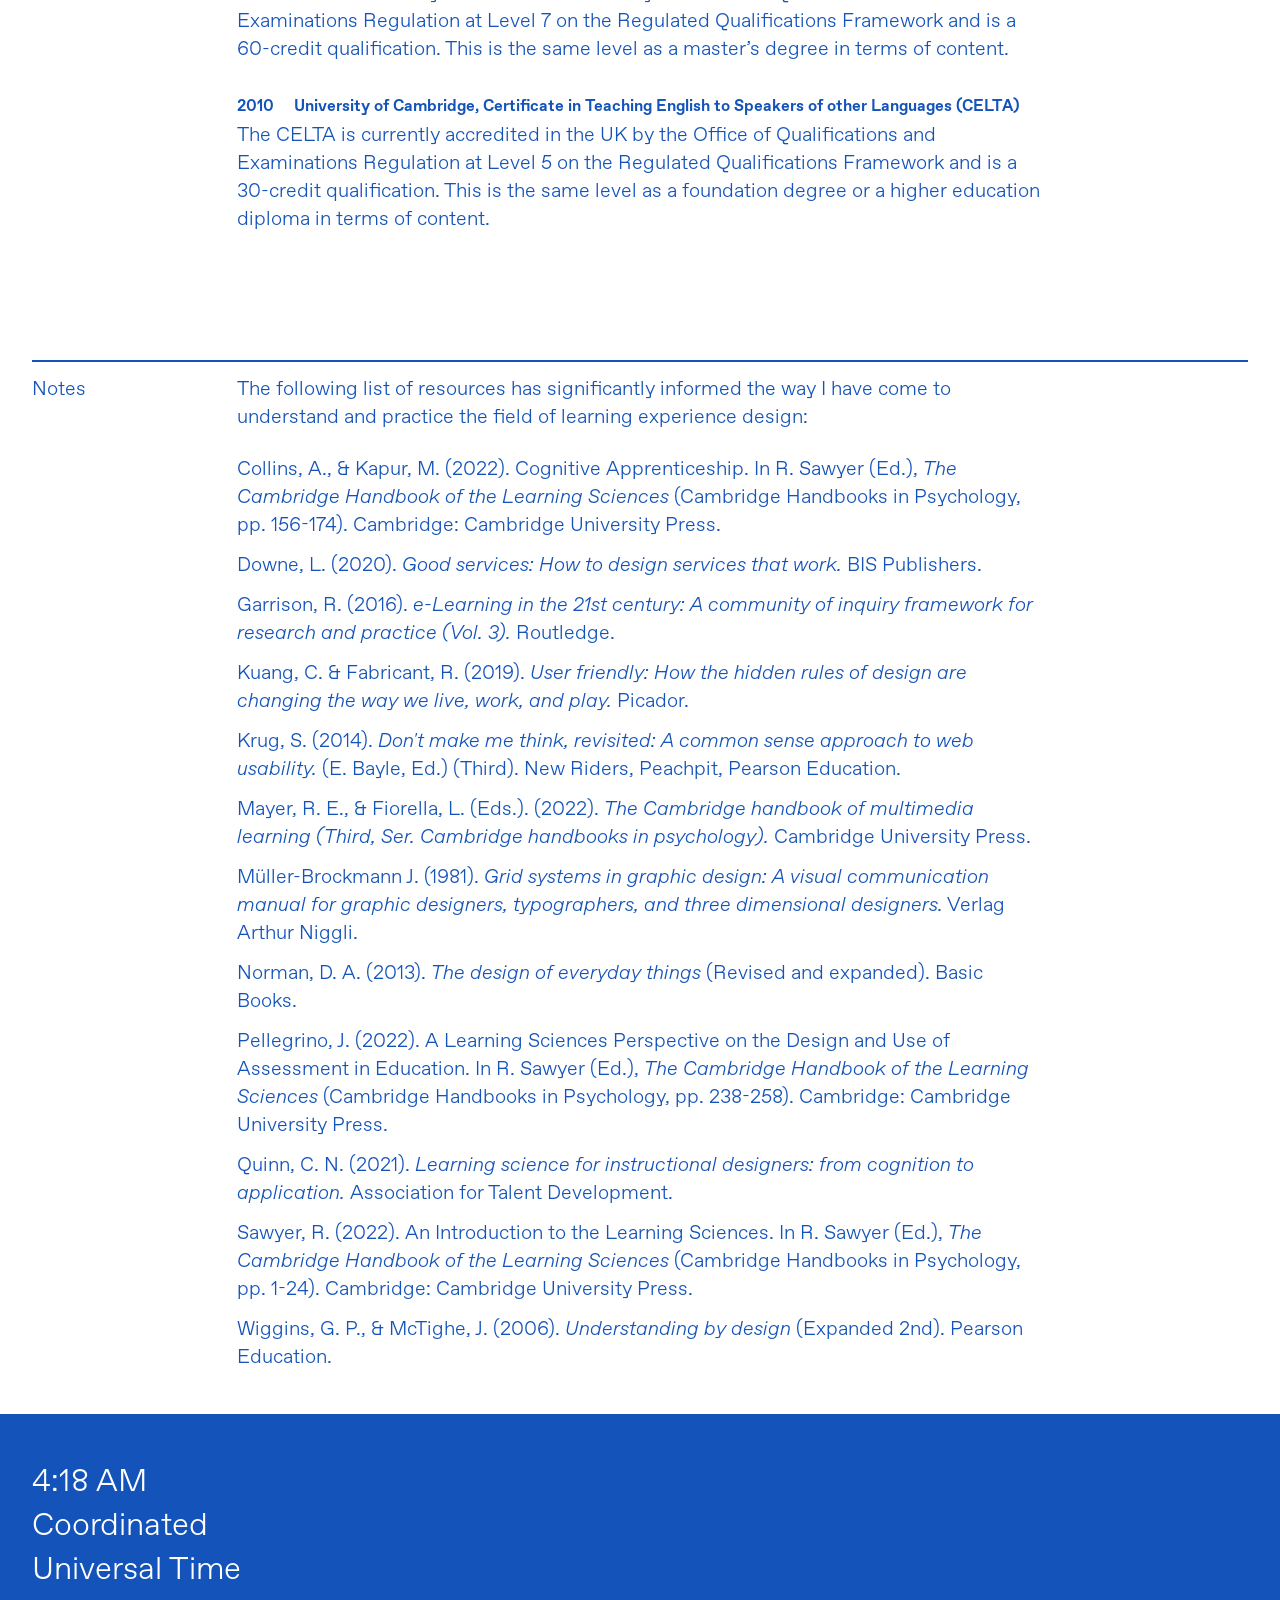
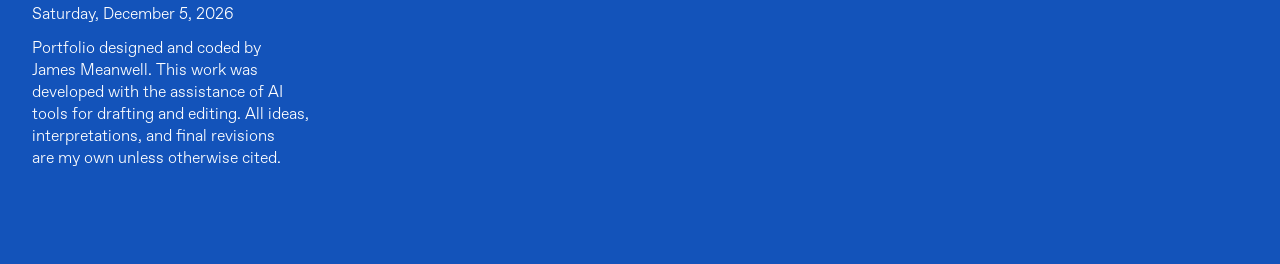
<file: pages/education.html>
<!doctype html>
<html lang="en">
  <head>
    <meta charset="UTF-8" />
    <meta name="viewport" content="width=device-width, initial-scale=1.0" />
    <link rel="stylesheet" href="../assets/style.css" />
    <title>Education</title>
  </head>
  <body>
    <div class="page-wrapper">
      <header id="nav-component"></header>
      <h2>Degrees</h2>
      <ul class="education">
        <li>
          <span class="date">2016 - 2019</span>
          McGill University, Master of Arts in Second Language Education
          <p>
            Non-thesis track with courses including Education Resource
            Management, Research Methods, Critical Perspectives in Educational
            Theory and Research, Second Language Learning, Classroom-Centred L2
            Research, Studies in Comparative Education, Social Justice Issues in
            Education, Statistics for Practitioners, Educational
            Sociolinguistics, Critical Race Theory, etc.
          </p>
        </li>
        <li>
          <span class="date">2003 - 2007</span>
          Laurentian University, Bachelor of Arts (Hons) in Geography
          <p>
            Majored in geography with a particular interest in human geography,
            geographic information systems, and urban planning.
          </p>
        </li>
      </ul>
      <h2>Professional Development</h2>
      <ul class="education">
        <li>
          <span class="date">2024</span>
          Mozilla Development Network, Web Development
          <p>
            Online asynchronous (self-paced) material covering client-side and
            server-side JavaScript.
          </p>
        </li>
        <li>
          <span class="date">2022</span>
          McGill University, Project Management Essentials
          <p>
            In-person, two-day workshop focused on fundamentals of project
            management (e.g., stakeholders, project plan and charter, risks,
            timetabling, scope creep, lessons learned).
          </p>
        </li>
        <li>
          <span class="date">2021</span>
          Udacity, Web Accessibility
          <p>
            Online asynchronous (self-paced) material covering an overview of
            web accessibility, focus, HTML semantics, navigating content, ARIA
            attributes, and style.
          </p>
        </li>
        <li>
          <span class="date">2021</span>
          Seneca Polytechnic, eLearning Developer Certificate
          <p>
            Online asynchronous (facilitated) courses including eLearning Tools,
            Multimedia for eLearning Developers, Instructional Design for Online
            Learning, HTML Introduction, LMS Platforms, UDL and Accessibility
            for Online Learning, and Managing an eLearning Project.
          </p>
        </li>
        <li>
          <span class="date">2020</span>
          SuperHi, Advanced CSS + JavaScript, JavaScript for Designers
          <p>
            Online asynchronous courses (self-paced) delivered through
            project-based learning.
          </p>
        </li>
        <li>
          <span class="date">2019</span>
          Concordia University, Diploma in Graphic Applications in Desktop
          Publishing
          <p>
            Partially completed. In-person courses completed include Web Design
            (i and ii), Illustrator (i), Photoshop (i), and InDesign (i).
          </p>
        </li>
        <li>
          <span class="date">2015</span>
          International House: London, eModerating
          <p>
            Online asynchronous course designed for instructors who will be
            moderating online asynchronous courses.
          </p>
        </li>
        <li>
          <span class="date">2013</span>
          University of Cambridge, Train the Trainer
          <p>
            Undertook a program of shadowing CELTA teacher trainers over two
            months to become an accredited teacher trainer.
          </p>
        </li>
        <li>
          <span class="date">2012</span>
          University of Cambridge, Diploma in Teaching English to Speakers of
          other Languages (DELTA)
          <p>
            The DELTA is currently accredited in the UK by the Office of
            Qualifications and Examinations Regulation at Level 7 on the
            Regulated Qualifications Framework and is a 60-credit qualification.
            This is the same level as a master’s degree in terms of content.
          </p>
        </li>
        <li>
          <span class="date">2010</span>
          University of Cambridge, Certificate in Teaching English to Speakers
          of other Languages (CELTA)
          <p>
            The CELTA is currently accredited in the UK by the Office of
            Qualifications and Examinations Regulation at Level 5 on the
            Regulated Qualifications Framework and is a 30-credit qualification.
            This is the same level as a foundation degree or a higher education
            diploma in terms of content.
          </p>
        </li>
      </ul>
      <hr />
      <h3 class="grid-left margin-regular">Notes</h3>
      <p class="font-light">
        The following list of resources has significantly informed the way I
        have come to understand and practice the field of learning experience
        design:
      </p>
      <ul class="resources">
        <li class="font-light">
          Collins, A., & Kapur, M. (2022). Cognitive Apprenticeship. In R.
          Sawyer (Ed.),
          <cite>The Cambridge Handbook of the Learning Sciences</cite>
          (Cambridge Handbooks in Psychology, pp. 156-174). Cambridge: Cambridge
          University Press.
        </li>
        <li class="font-light">
          Downe, L. (2020).
          <cite>Good services: How to design services that work.</cite> BIS
          Publishers.
        </li>
        <li class="font-light">
          Garrison, R. (2016).
          <cite
            >e-Learning in the 21st century: A community of inquiry framework
            for research and practice (Vol. 3).
          </cite>
          Routledge.
        </li>
        <li class="font-light">
          Kuang, C. & Fabricant, R. (2019).
          <cite
            >User friendly: How the hidden rules of design are changing the way
            we live, work, and play.</cite
          >
          Picador.
        </li>
        <li class="font-light">
          Krug, S. (2014).
          <cite
            >Don't make me think, revisited: A common sense approach to web
            usability.</cite
          >
          (E. Bayle, Ed.) (Third). New Riders, Peachpit, Pearson Education.
        </li>
        <li class="font-light">
          Mayer, R. E., & Fiorella, L. (Eds.). (2022).
          <cite
            >The Cambridge handbook of multimedia learning (Third, Ser.
            Cambridge handbooks in psychology).</cite
          >
          Cambridge University Press.
        </li>
        <li class="font-light">
          Müller-Brockmann J. (1981).
          <cite
            >Grid systems in graphic design: A visual communication manual for
            graphic designers, typographers, and three dimensional
            designers.</cite
          >
          Verlag Arthur Niggli.
        </li>
        <li class="font-light">
          Norman, D. A. (2013).
          <cite>The design of everyday things</cite> (Revised and expanded).
          Basic Books.
        </li>
        <li class="font-light">
          Pellegrino, J. (2022). A Learning Sciences Perspective on the Design
          and Use of Assessment in Education. In R. Sawyer (Ed.),
          <cite>The Cambridge Handbook of the Learning Sciences </cite>
          (Cambridge Handbooks in Psychology, pp. 238-258). Cambridge: Cambridge
          University Press.
        </li>
        <li class="font-light">
          Quinn, C. N. (2021).
          <cite
            >Learning science for instructional designers: from cognition to
            application.
          </cite>
          Association for Talent Development.
        </li>
        <li class="font-light">
          Sawyer, R. (2022). An Introduction to the Learning Sciences. In R.
          Sawyer (Ed.),
          <cite>The Cambridge Handbook of the Learning Sciences</cite>
          (Cambridge Handbooks in Psychology, pp. 1-24). Cambridge: Cambridge
          University Press.
        </li>
        <li class="font-light">
          Wiggins, G. P., & McTighe, J. (2006).
          <cite>Understanding by design</cite> (Expanded 2nd). Pearson
          Education.
        </li>
      </ul>
    </div>
    <footer id="footer-component"></footer>
    <script src="../assets/script.js"></script>
  </body>
</html>
</file>
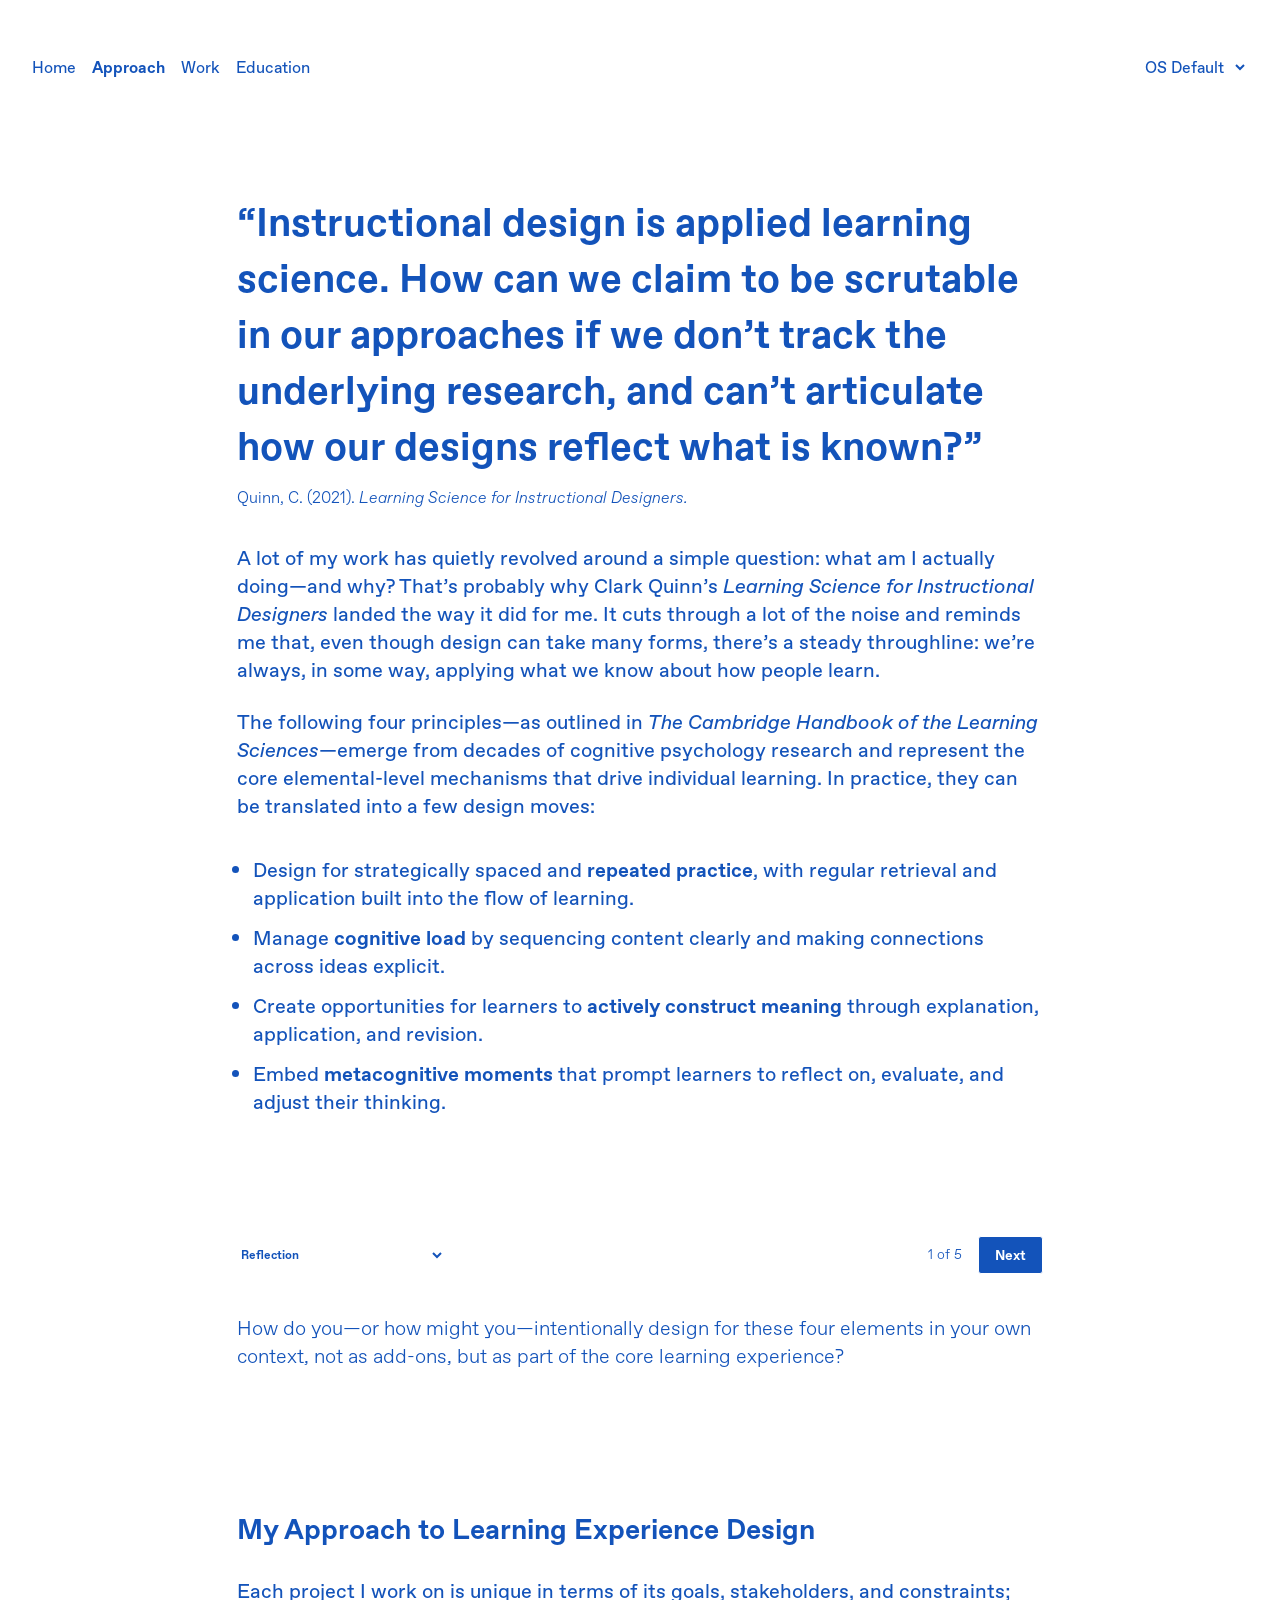
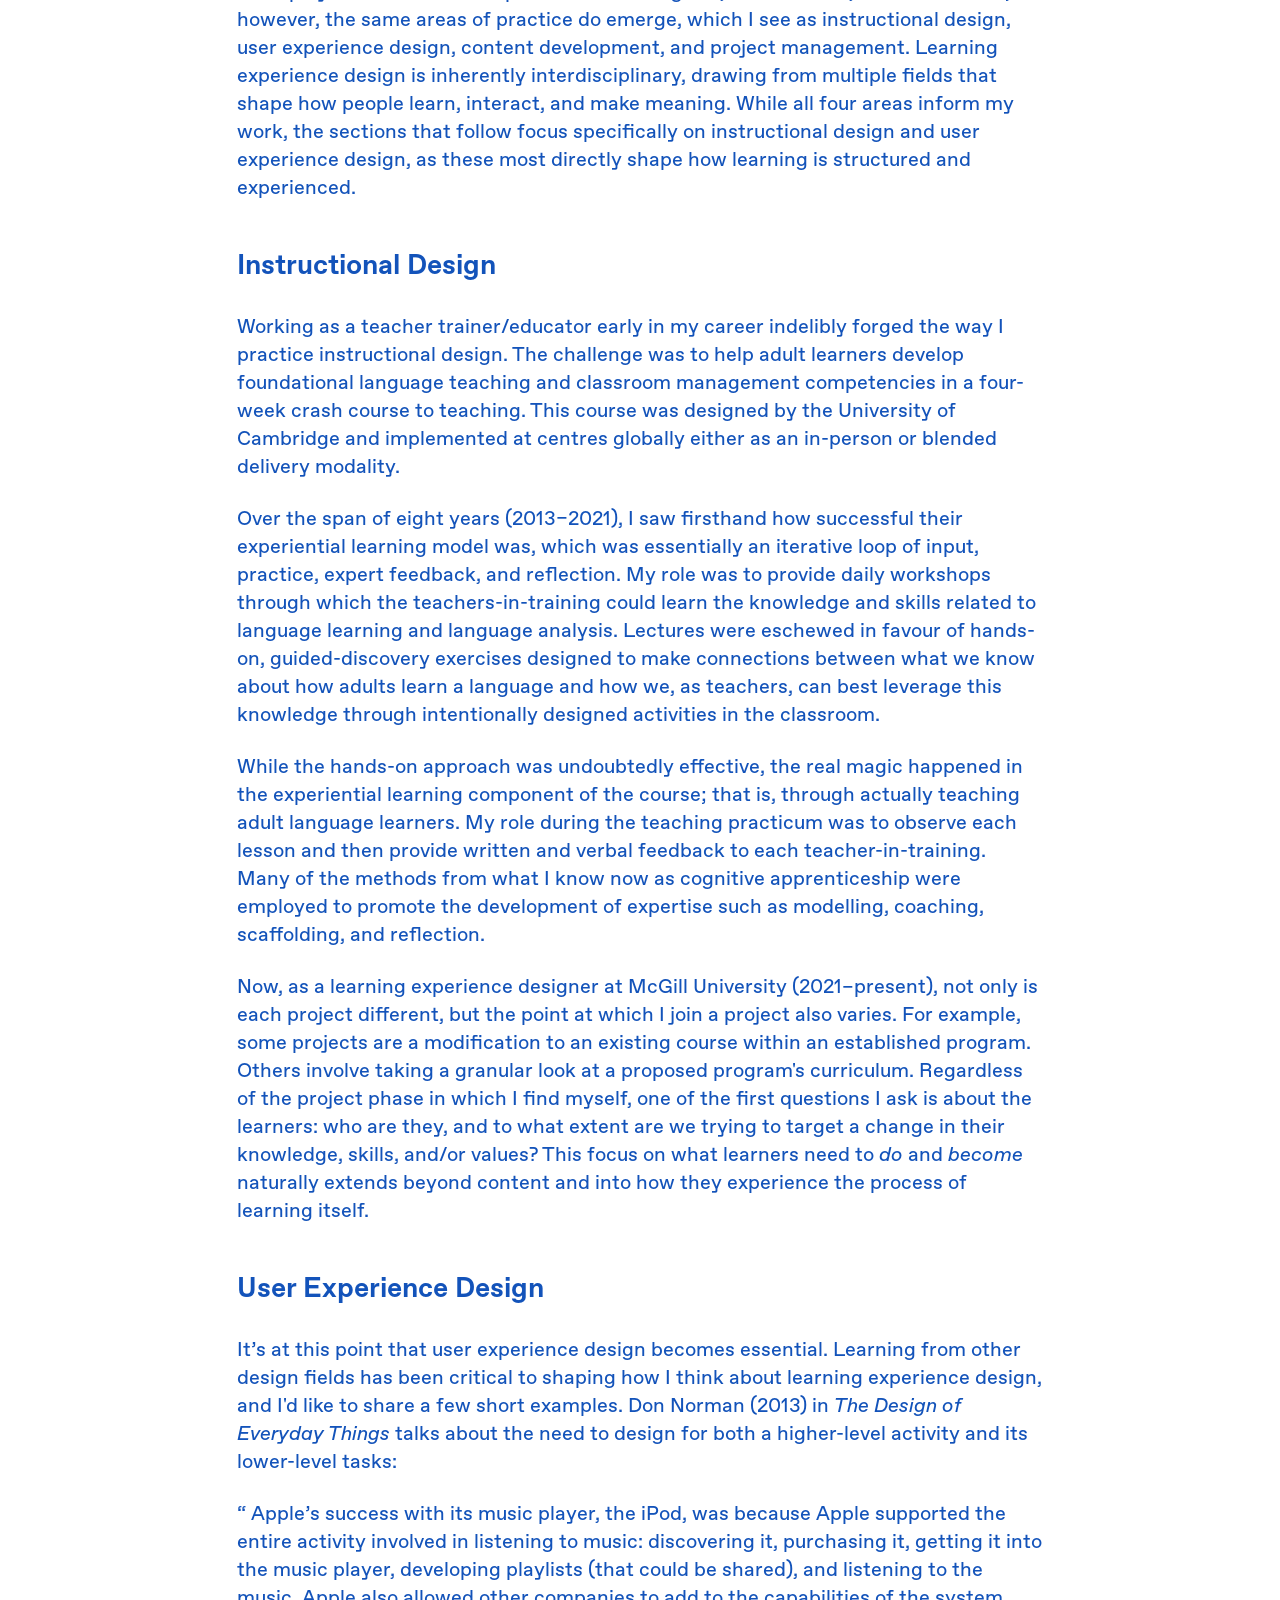
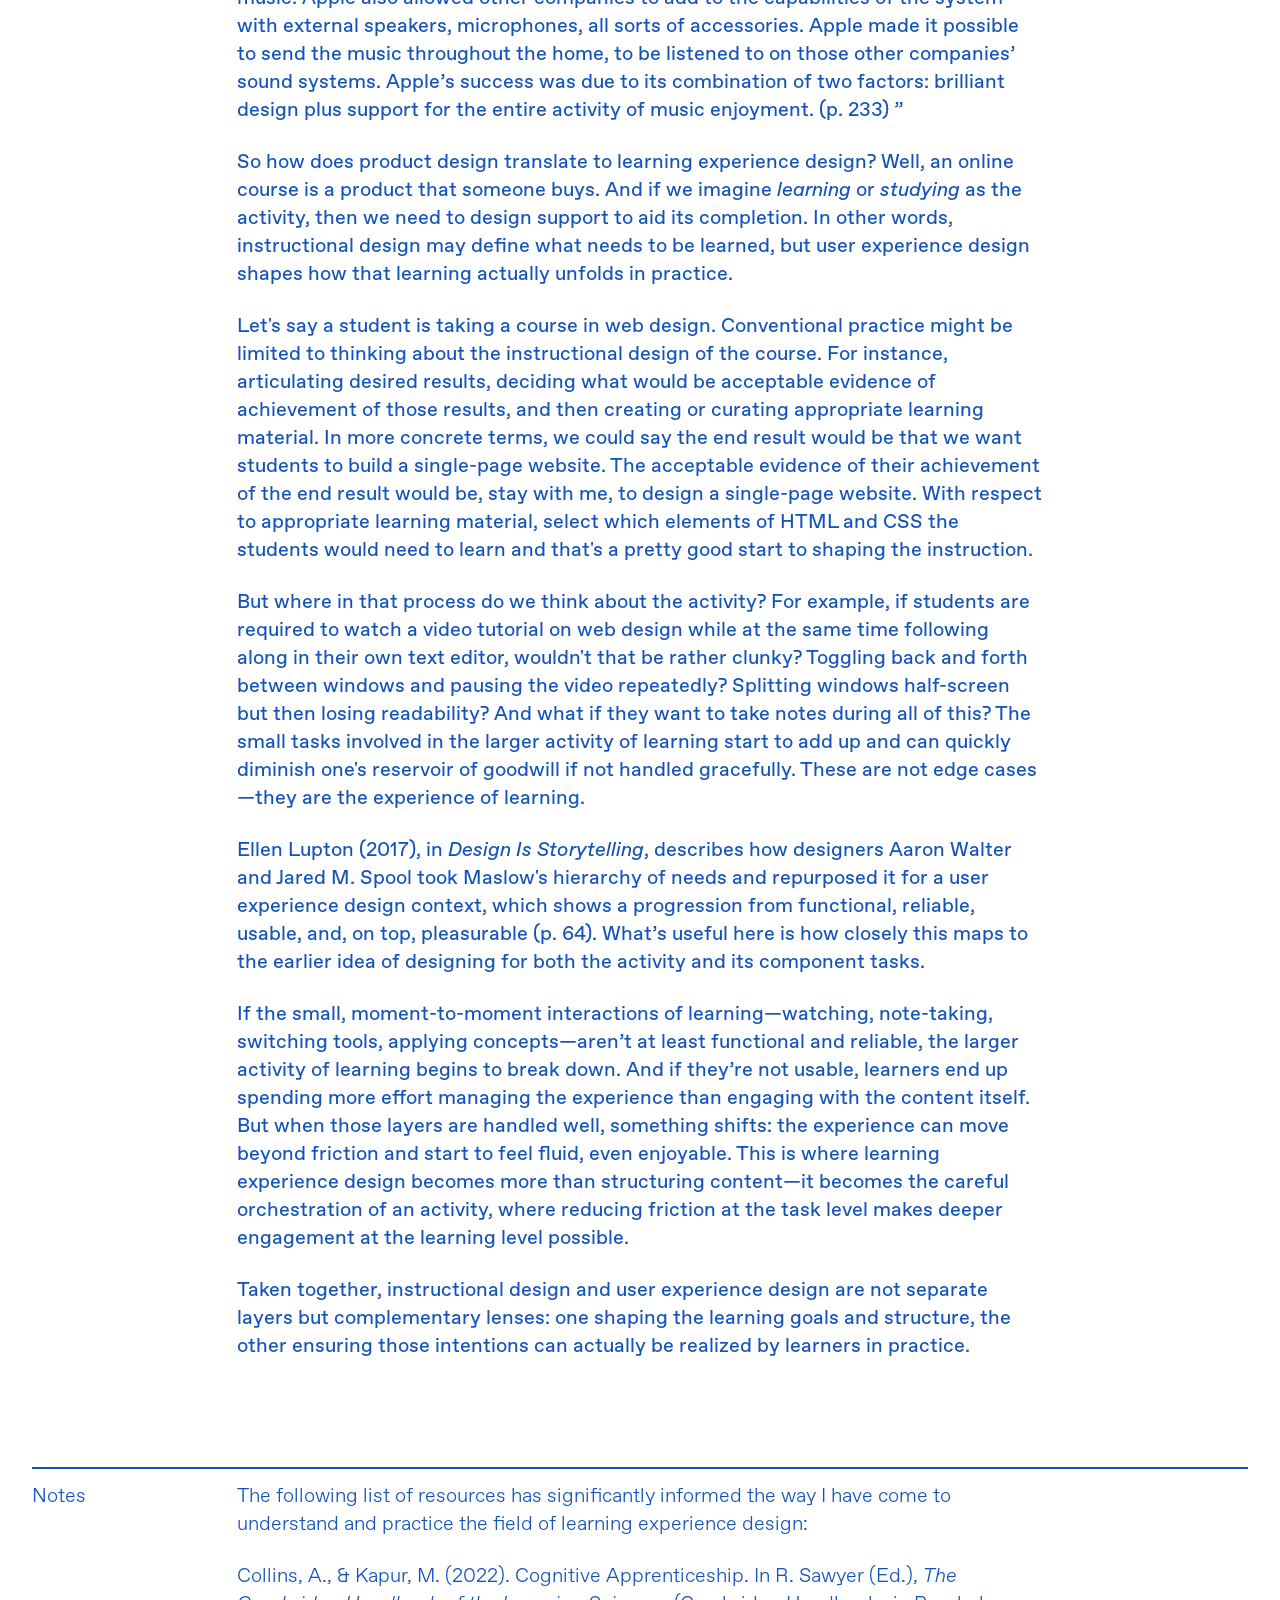
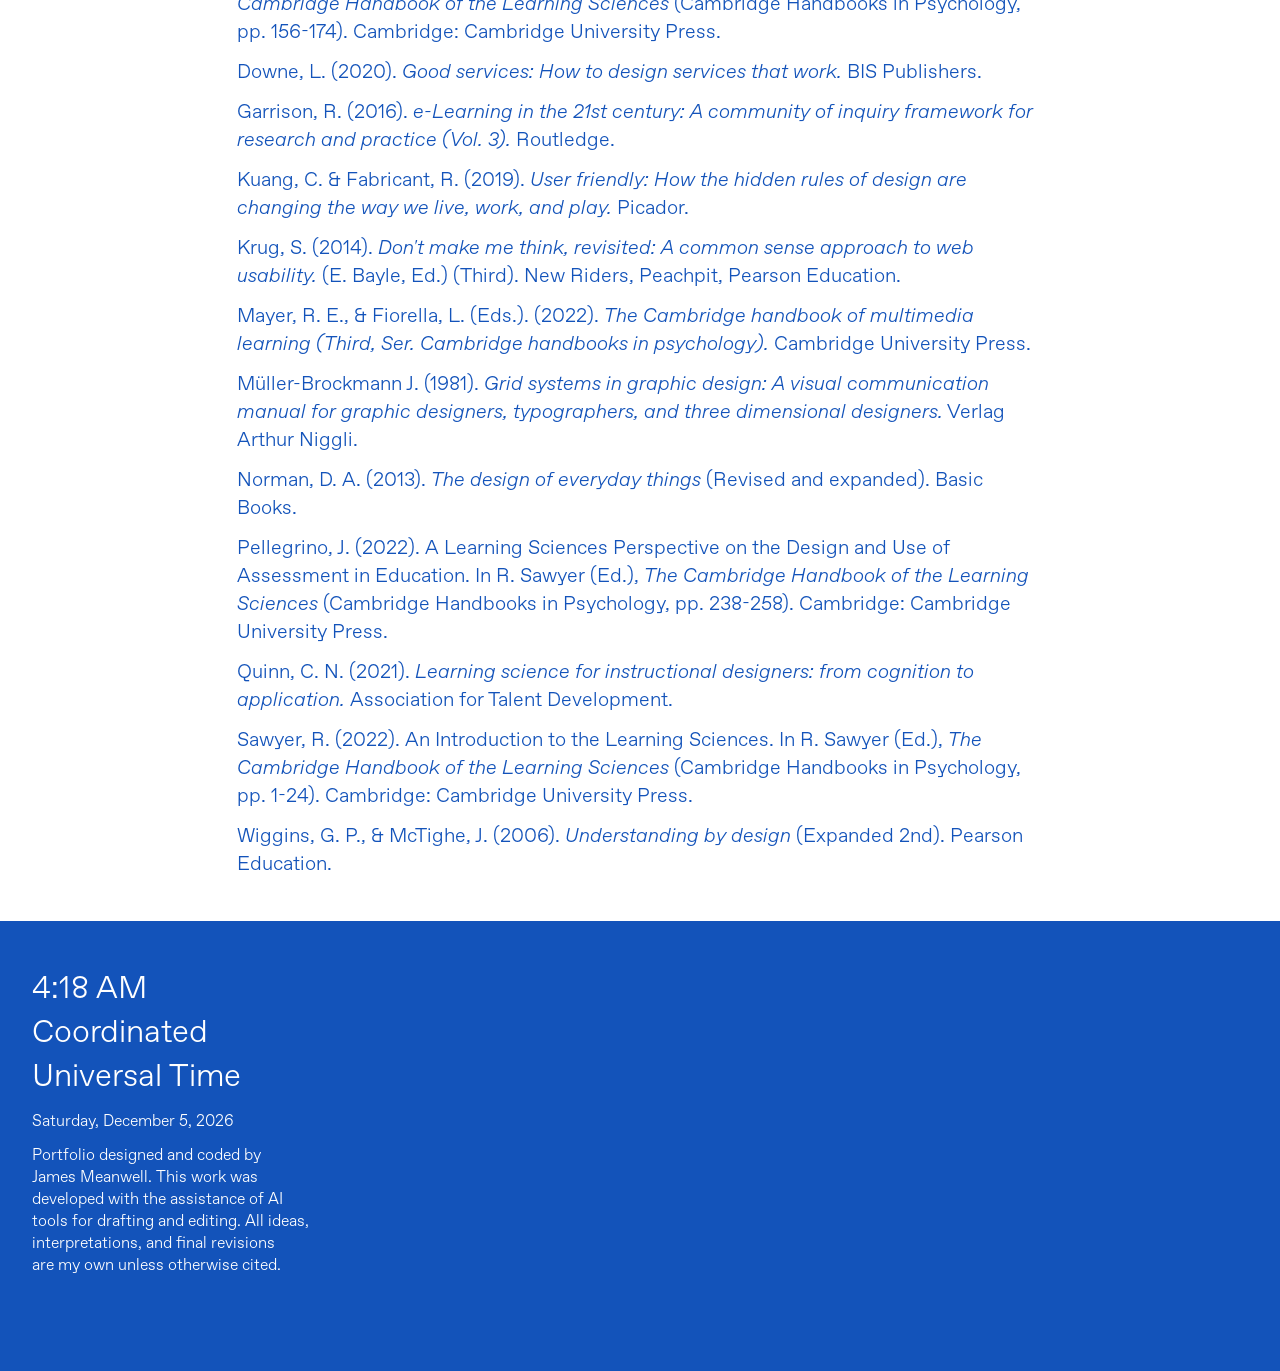
<file: pages/my-approach.html>
<!doctype html>
<html lang="en">
  <head>
    <meta charset="UTF-8" />
    <meta name="viewport" content="width=device-width, initial-scale=1.0" />
    <link rel="stylesheet" href="../assets/style.css" />
    <title>My Approach</title>
  </head>
  <body>
    <div class="page-wrapper">
      <header id="nav-component"></header>
      <blockquote>
        “Instructional design is applied learning science. How can we claim to
        be scrutable in our approaches if we don’t track the underlying
        research, and can’t articulate how our designs reflect what is known?”
        <p class="font-small">
          Quinn, C. (2021).
          <cite>Learning Science for Instructional Designers.</cite>
        </p>
      </blockquote>
      <p>
        A lot of my work has quietly revolved around a simple question: what am
        I actually doing—and why? That’s probably why Clark Quinn’s
        <cite>Learning Science for Instructional Designers</cite> landed the way
        it did for me. It cuts through a lot of the noise and reminds me that,
        even though design can take many forms, there’s a steady throughline:
        we’re always, in some way, applying what we know about how people learn.
      </p>
      <p>
        The following four principles—as outlined in
        <cite>The Cambridge Handbook of the Learning Sciences</cite>—emerge from
        decades of cognitive psychology research and represent the core
        elemental-level mechanisms that drive individual learning. In practice,
        they can be translated into a few design moves:
      </p>

      <ul>
        <li>
          Design for strategically spaced and
          <strong>repeated practice</strong>, with regular retrieval and
          application built into the flow of learning.
        </li>
        <li>
          Manage <strong>cognitive load</strong> by sequencing content clearly
          and making connections across ideas explicit.
        </li>
        <li>
          Create opportunities for learners to
          <strong>actively construct meaning</strong>
          through explanation, application, and revision.
        </li>
        <li>
          Embed <strong>metacognitive moments</strong> that prompt learners to
          reflect on, evaluate, and adjust their thinking.
        </li>
      </ul>
      <!-- Example Component -->
      <div class="example-container">
        <div class="example-nav">
          <select name="choice" id="example-selector"></select>
          <div class="example-count-wrapper">
            <p class="example-count"></p>
            <button id="example-next-concept">Next</button>
          </div>
        </div>
        <div
          id="option-1"
          class="individual-example example-visible"
          data-name="Reflection"
        >
          <p>
            How do you—or how might you—intentionally design for these four
            elements in your own context, not as add-ons, but as part of the
            core learning experience?
          </p>
        </div>
        <div
          id="option-2"
          class="individual-example example-hidden"
          data-name="Repetition and Practice"
        >
          <p>
            Strategically regulated repetition and practice is really about
            making learning something that unfolds over time, not something that
            happens once and is done. Instead of treating each week as a
            standalone unit, you design cycles where learners are constantly
            pulling forward what they’ve already seen, applying what they’re
            working on now, and even getting a preview of what’s coming next.
            Low-stakes retrieval—quick checks, auto-graded quizzes, short
            prompts—does a lot of the heavy lifting, while instructor feedback
            builds on top of that rather than carrying the full load. The key is
            intentionality: revisiting ideas across weeks, not just within them,
            and creating a rhythm of practice that’s expected, supported, and
            sustainable, especially in asynchronous environments.
          </p>
        </div>
        <div
          id="option-3"
          class="individual-example example-hidden"
          data-name="Managing Cognitive Demands"
        >
          <p>
            Managing cognitive demands while integrating information sources is
            about respecting the learner’s mental bandwidth. Every week should
            feel like a coherent step in a larger story: where we’ve been, what
            we’re focusing on now, and how it all connects moving forward. That
            means being selective—fewer resources, more thoughtfully
            connected—and helping learners make sense of those connections
            through clear structure, signposting, and synthesis. Things like
            weekly summaries, concept maps, or framing notes aren’t extras;
            they’re part of the teaching. In async settings especially, the way
            content is sequenced and organized becomes a primary indicator of
            <em>teaching presence</em>.
          </p>
        </div>
        <div
          id="option-4"
          class="individual-example example-hidden"
          data-name="Active Construction of Meaning"
        >
          <p>
            Engaging learners in the active construction of meaning shifts the
            focus from exposure to effort. Learning deepens when learners are
            asked to explain, compare, defend, and apply—not just share opinions
            or repeat information. This often means designing for a bit of
            struggle: letting learners try before showing them how, and using
            dialogue—especially time-delayed exchanges—to refine thinking over
            time. Instructional effort is most powerful when it targets key
            moments, like addressing misconceptions or modeling how to think
            through a problem. Tools and activities that make thinking
            visible—annotations, shared workspaces, peer critique—help move this
            beyond discussion into something more tangible.
          </p>
        </div>
        <div
          id="option-5"
          class="individual-example example-hidden"
          data-name="Metacognitive Awareness"
        >
          <p>
            Metacognitive awareness brings a layer of reflection that helps
            learning stick and transfer. It’s not just about what learners know,
            but how well they understand their own learning. Building this in
            means creating moments before, during, and after learning where
            learners predict, monitor, and evaluate their understanding. Simple
            moves—like asking for confidence ratings, prompting learners to
            compare those to actual performance, or asking what they’ll do
            differently next time—make feedback more actionable. Over time, this
            also normalizes conversations about learning strategies themselves,
            helping learners become more intentional and effective in how they
            study and engage.
          </p>
        </div>
      </div>
      <!-- Example Component End -->
      <h2>My Approach to Learning Experience Design</h2>
      <p>
        Each project I work on is unique in terms of its goals, stakeholders,
        and constraints; however, the same areas of practice do emerge, which I
        see as instructional design, user experience design, content
        development, and project management. Learning experience design is
        inherently interdisciplinary, drawing from multiple fields that shape
        how people learn, interact, and make meaning. While all four areas
        inform my work, the sections that follow focus specifically on
        instructional design and user experience design, as these most directly
        shape how learning is structured and experienced.
      </p>
      <h3>Instructional Design</h3>
      <p>
        Working as a teacher trainer/educator early in my career indelibly
        forged the way I practice instructional design. The challenge was to
        help adult learners develop foundational language teaching and classroom
        management competencies in a four-week crash course to teaching. This
        course was designed by the University of Cambridge and implemented at
        centres globally either as an in-person or blended delivery modality.
      </p>
      <p>
        Over the span of eight years (2013–2021), I saw firsthand how successful
        their experiential learning model was, which was essentially an
        iterative loop of input, practice, expert feedback, and reflection. My
        role was to provide daily workshops through which the
        teachers-in-training could learn the knowledge and skills related to
        language learning and language analysis. Lectures were eschewed in
        favour of hands-on, guided-discovery exercises designed to make
        connections between what we know about how adults learn a language and
        how we, as teachers, can best leverage this knowledge through
        intentionally designed activities in the classroom.
      </p>
      <p>
        While the hands-on approach was undoubtedly effective, the real magic
        happened in the experiential learning component of the course; that is,
        through actually teaching adult language learners. My role during the
        teaching practicum was to observe each lesson and then provide written
        and verbal feedback to each teacher-in-training. Many of the methods
        from what I know now as cognitive apprenticeship were employed to
        promote the development of expertise such as modelling, coaching,
        scaffolding, and reflection.
      </p>
      <p>
        Now, as a learning experience designer at McGill University
        (2021–present), not only is each project different, but the point at
        which I join a project also varies. For example, some projects are a
        modification to an existing course within an established program. Others
        involve taking a granular look at a proposed program's curriculum.
        Regardless of the project phase in which I find myself, one of the first
        questions I ask is about the learners: who are they, and to what extent
        are we trying to target a change in their knowledge, skills, and/or
        values? This focus on what learners need to <em>do</em> and
        <em>become</em> naturally extends beyond content and into how they
        experience the process of learning itself.
      </p>

      <h2>User Experience Design</h2>
      <p>
        It’s at this point that user experience design becomes essential.
        Learning from other design fields has been critical to shaping how I
        think about learning experience design, and I'd like to share a few
        short examples. Don Norman (2013) in
        <cite>The Design of Everyday Things</cite> talks about the need to
        design for both a higher-level activity and its lower-level tasks:
      </p>
      <q>
        Apple’s success with its music player, the iPod, was because Apple
        supported the entire activity involved in listening to music:
        discovering it, purchasing it, getting it into the music player,
        developing playlists (that could be shared), and listening to the music.
        Apple also allowed other companies to add to the capabilities of the
        system with external speakers, microphones, all sorts of accessories.
        Apple made it possible to send the music throughout the home, to be
        listened to on those other companies’ sound systems. Apple’s success was
        due to its combination of two factors: brilliant design plus support for
        the entire activity of music enjoyment. (p. 233)
      </q>
      <p>
        So how does product design translate to learning experience design?
        Well, an online course is a product that someone buys. And if we imagine
        <em>learning</em> or <em>studying</em> as the activity, then we need to
        design support to aid its completion. In other words, instructional
        design may define what needs to be learned, but user experience design
        shapes how that learning actually unfolds in practice.
      </p>
      <p>
        Let's say a student is taking a course in web design. Conventional
        practice might be limited to thinking about the instructional design of
        the course. For instance, articulating desired results, deciding what
        would be acceptable evidence of achievement of those results, and then
        creating or curating appropriate learning material. In more concrete
        terms, we could say the end result would be that we want students to
        build a single-page website. The acceptable evidence of their
        achievement of the end result would be, stay with me, to design a
        single-page website. With respect to appropriate learning material,
        select which elements of HTML and CSS the students would need to learn
        and that's a pretty good start to shaping the instruction.
      </p>
      <p>
        But where in that process do we think about the activity? For example,
        if students are required to watch a video tutorial on web design while
        at the same time following along in their own text editor, wouldn't that
        be rather clunky? Toggling back and forth between windows and pausing
        the video repeatedly? Splitting windows half-screen but then losing
        readability? And what if they want to take notes during all of this? The
        small tasks involved in the larger activity of learning start to add up
        and can quickly diminish one's reservoir of goodwill if not handled
        gracefully. These are not edge cases—they are the experience of
        learning.
      </p>
      <p>
        Ellen Lupton (2017), in <cite>Design Is Storytelling</cite>, describes
        how designers Aaron Walter and Jared M. Spool took Maslow's hierarchy of
        needs and repurposed it for a user experience design context, which
        shows a progression from functional, reliable, usable, and, on top,
        pleasurable (p. 64). What’s useful here is how closely this maps to the
        earlier idea of designing for both the activity and its component tasks.
      </p>
      <p>
        If the small, moment-to-moment interactions of learning—watching,
        note-taking, switching tools, applying concepts—aren’t at least
        functional and reliable, the larger activity of learning begins to break
        down. And if they’re not usable, learners end up spending more effort
        managing the experience than engaging with the content itself. But when
        those layers are handled well, something shifts: the experience can move
        beyond friction and start to feel fluid, even enjoyable. This is where
        learning experience design becomes more than structuring content—it
        becomes the careful orchestration of an activity, where reducing
        friction at the task level makes deeper engagement at the learning level
        possible.
      </p>
      <p>
        Taken together, instructional design and user experience design are not
        separate layers but complementary lenses: one shaping the learning goals
        and structure, the other ensuring those intentions can actually be
        realized by learners in practice.
      </p>
      <hr />
      <h3 class="grid-left margin-regular">Notes</h3>
      <p class="font-light">
        The following list of resources has significantly informed the way I
        have come to understand and practice the field of learning experience
        design:
      </p>
      <ul class="resources">
        <li class="font-light">
          Collins, A., & Kapur, M. (2022). Cognitive Apprenticeship. In R.
          Sawyer (Ed.),
          <cite>The Cambridge Handbook of the Learning Sciences</cite>
          (Cambridge Handbooks in Psychology, pp. 156-174). Cambridge: Cambridge
          University Press.
        </li>
        <li class="font-light">
          Downe, L. (2020).
          <cite>Good services: How to design services that work.</cite> BIS
          Publishers.
        </li>
        <li class="font-light">
          Garrison, R. (2016).
          <cite
            >e-Learning in the 21st century: A community of inquiry framework
            for research and practice (Vol. 3).
          </cite>
          Routledge.
        </li>
        <li class="font-light">
          Kuang, C. & Fabricant, R. (2019).
          <cite
            >User friendly: How the hidden rules of design are changing the way
            we live, work, and play.</cite
          >
          Picador.
        </li>
        <li class="font-light">
          Krug, S. (2014).
          <cite
            >Don't make me think, revisited: A common sense approach to web
            usability.</cite
          >
          (E. Bayle, Ed.) (Third). New Riders, Peachpit, Pearson Education.
        </li>
        <li class="font-light">
          Mayer, R. E., & Fiorella, L. (Eds.). (2022).
          <cite
            >The Cambridge handbook of multimedia learning (Third, Ser.
            Cambridge handbooks in psychology).</cite
          >
          Cambridge University Press.
        </li>
        <li class="font-light">
          Müller-Brockmann J. (1981).
          <cite
            >Grid systems in graphic design: A visual communication manual for
            graphic designers, typographers, and three dimensional
            designers.</cite
          >
          Verlag Arthur Niggli.
        </li>
        <li class="font-light">
          Norman, D. A. (2013).
          <cite>The design of everyday things</cite> (Revised and expanded).
          Basic Books.
        </li>
        <li class="font-light">
          Pellegrino, J. (2022). A Learning Sciences Perspective on the Design
          and Use of Assessment in Education. In R. Sawyer (Ed.),
          <cite>The Cambridge Handbook of the Learning Sciences </cite>
          (Cambridge Handbooks in Psychology, pp. 238-258). Cambridge: Cambridge
          University Press.
        </li>
        <li class="font-light">
          Quinn, C. N. (2021).
          <cite
            >Learning science for instructional designers: from cognition to
            application.
          </cite>
          Association for Talent Development.
        </li>
        <li class="font-light">
          Sawyer, R. (2022). An Introduction to the Learning Sciences. In R.
          Sawyer (Ed.),
          <cite>The Cambridge Handbook of the Learning Sciences</cite>
          (Cambridge Handbooks in Psychology, pp. 1-24). Cambridge: Cambridge
          University Press.
        </li>
        <li class="font-light">
          Wiggins, G. P., & McTighe, J. (2006).
          <cite>Understanding by design</cite> (Expanded 2nd). Pearson
          Education.
        </li>
      </ul>
    </div>
    <footer id="footer-component"></footer>
    <script src="../assets/script.js"></script>
  </body>
</html>
</file>
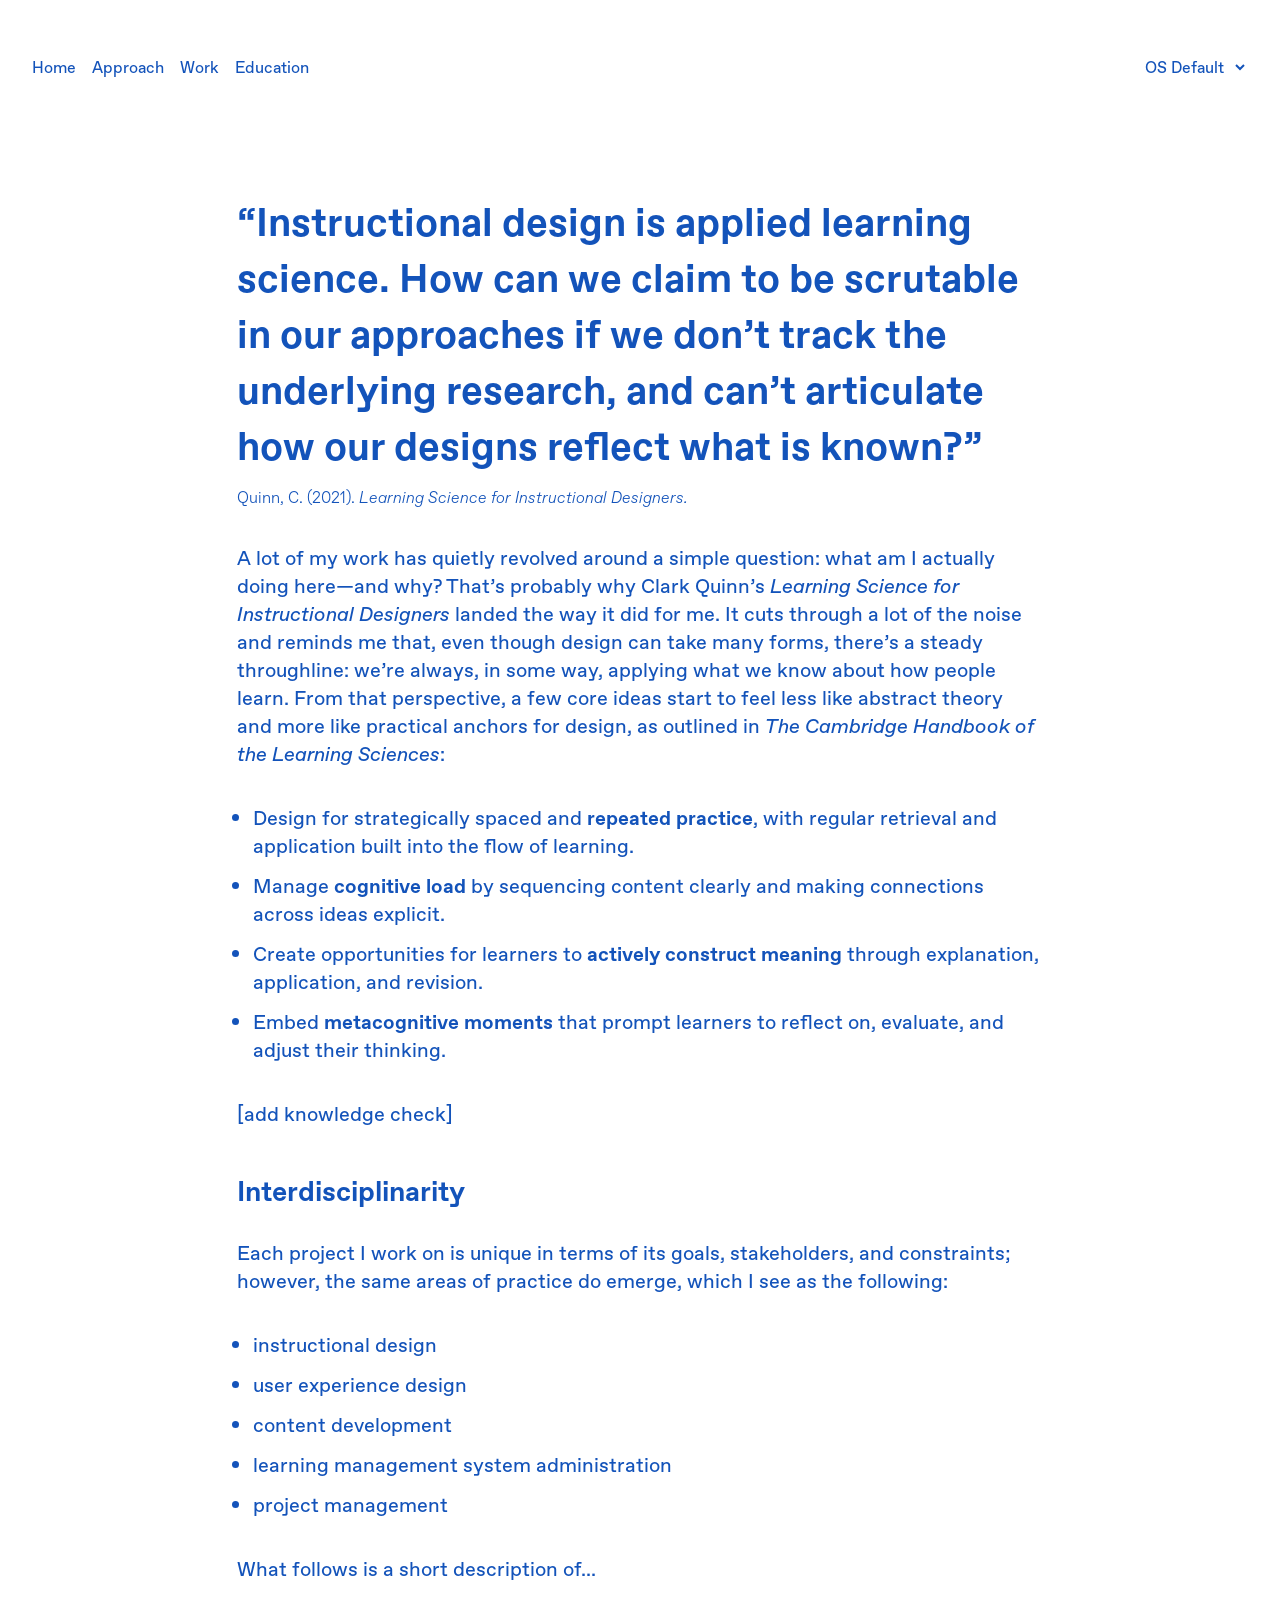
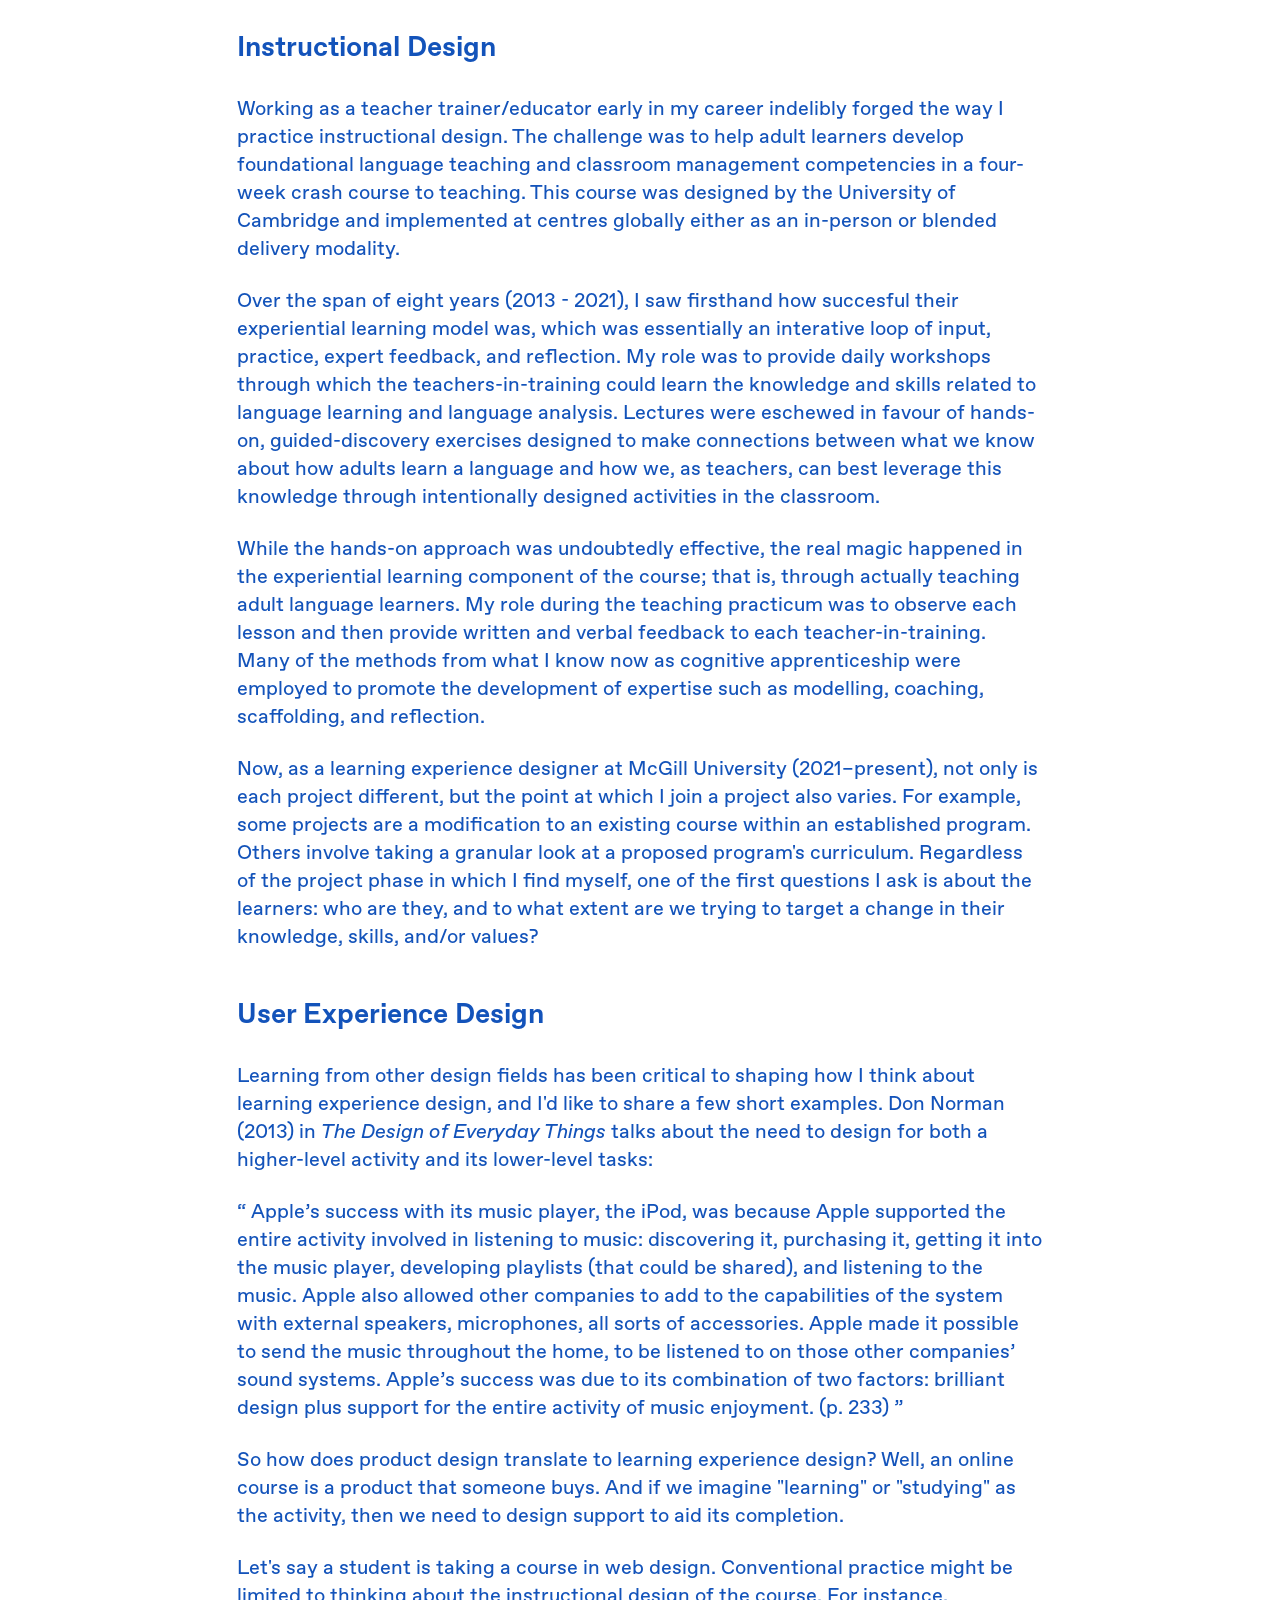
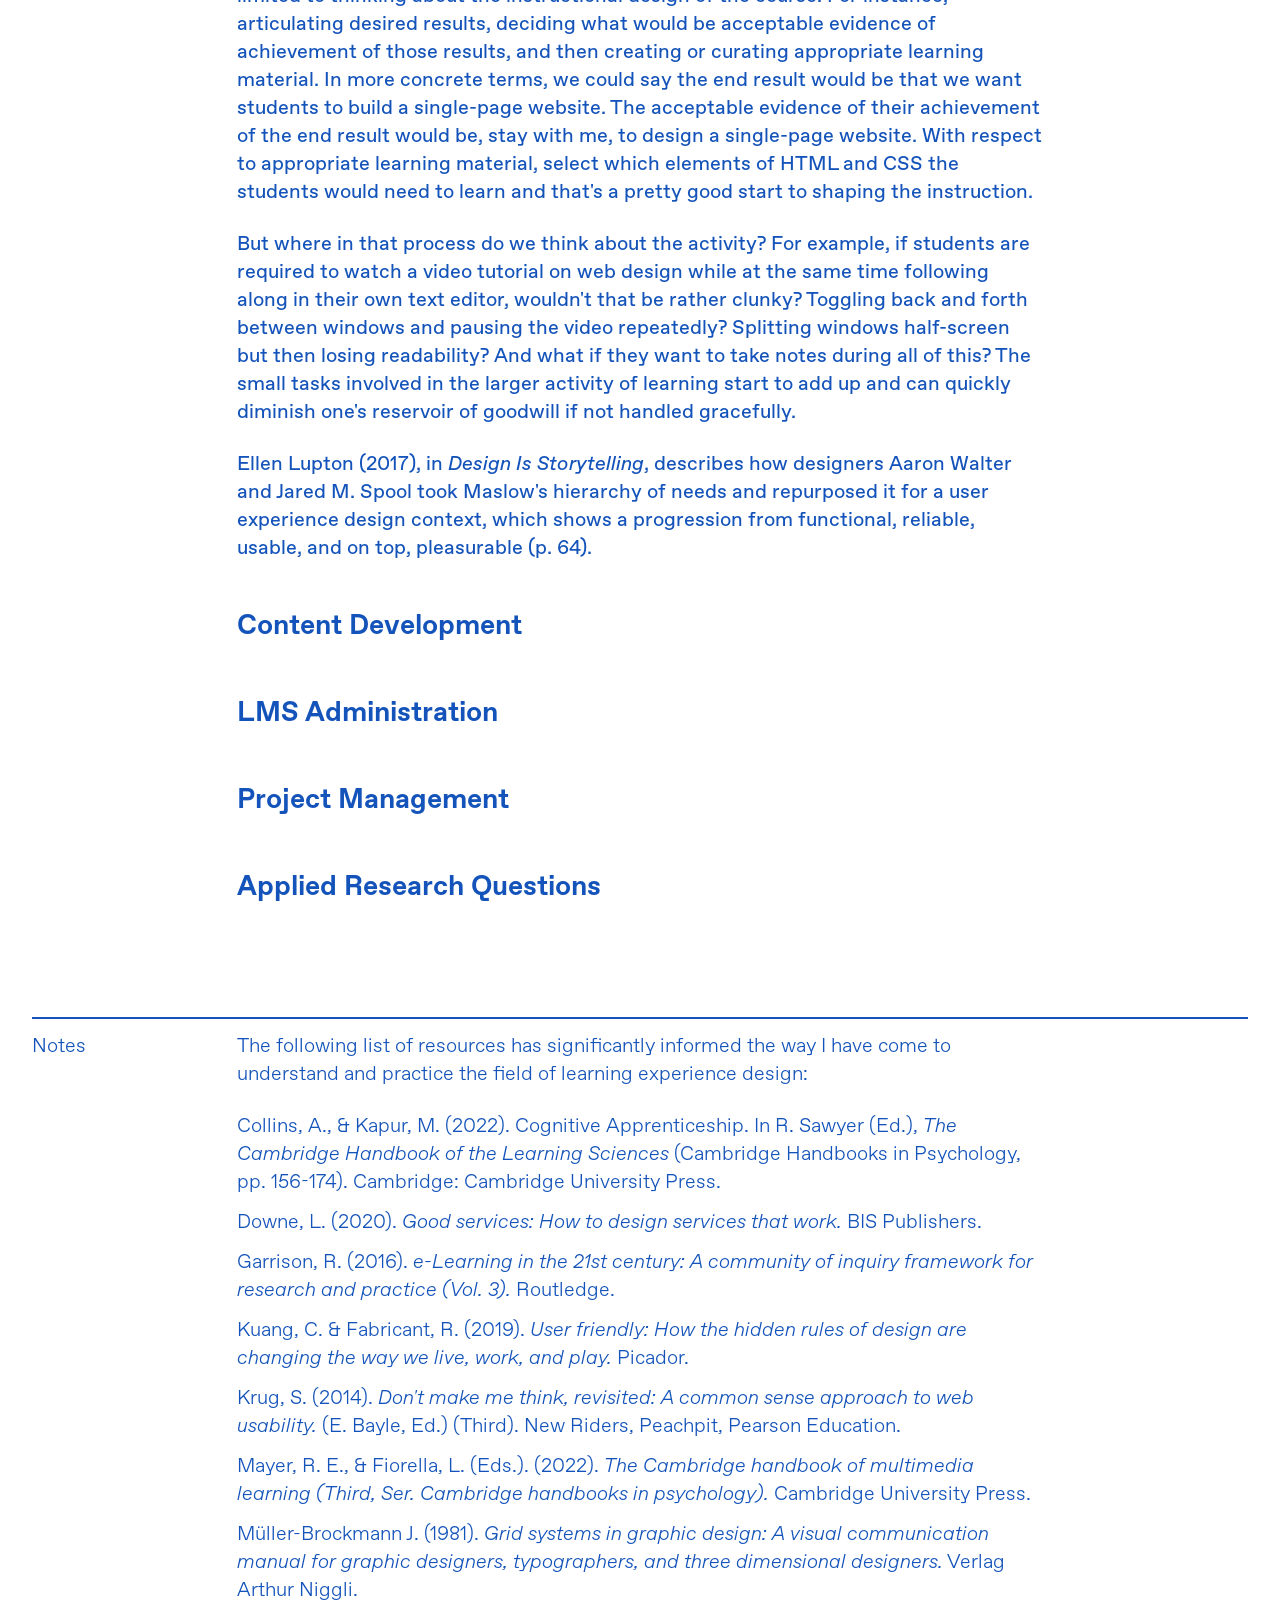
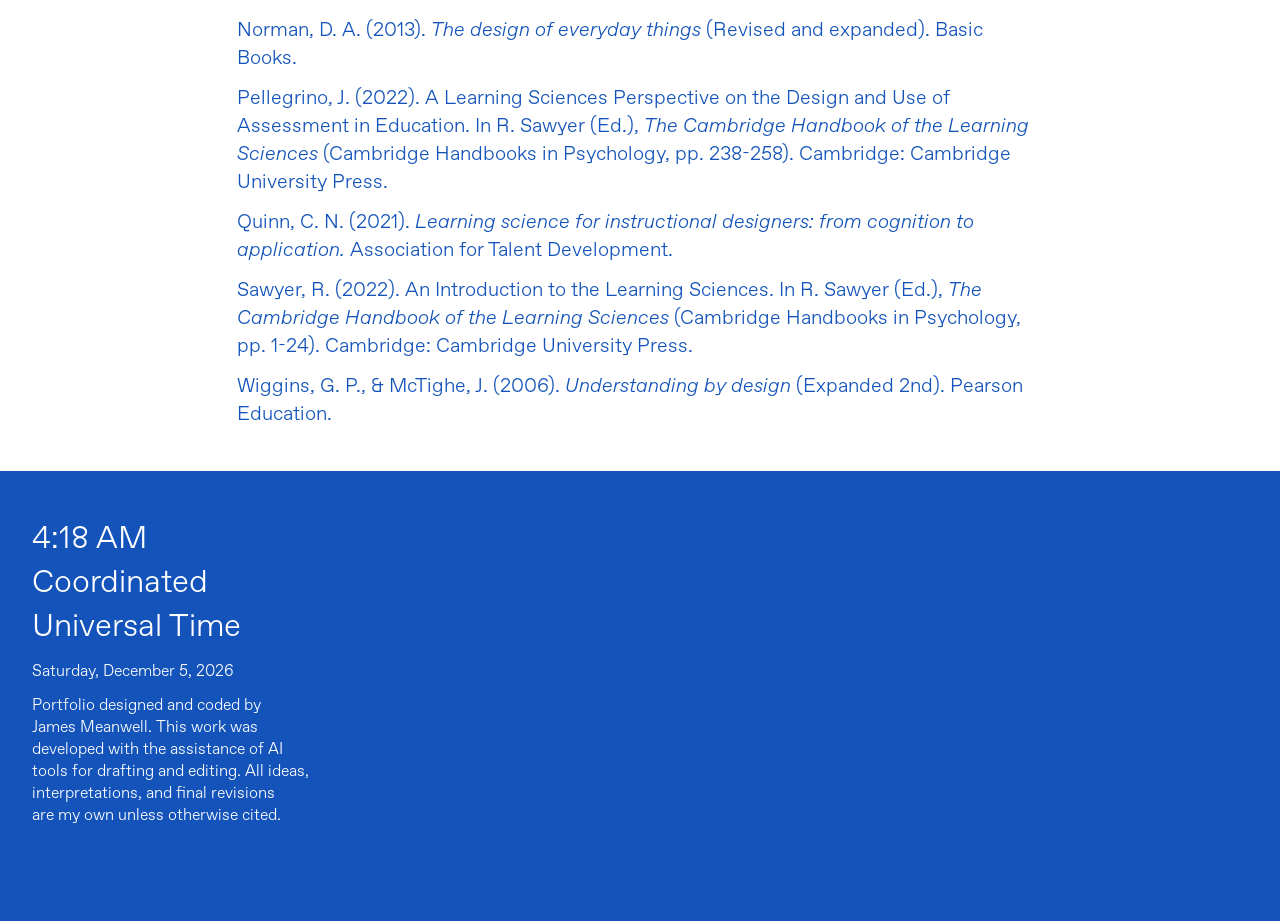
<file: pages/practice.html>
<!doctype html>
<html lang="en">
  <head>
    <meta charset="UTF-8" />
    <meta name="viewport" content="width=device-width, initial-scale=1.0" />
    <link rel="stylesheet" href="/assets/style.css" />
    <title>James Meanwell</title>
  </head>
  <body>
    <div class="page-wrapper">
      <header id="nav-component"></header>
      <blockquote>
        “Instructional design is applied learning science. How can we claim to
        be scrutable in our approaches if we don’t track the underlying
        research, and can’t articulate how our designs reflect what is known?”
        <p class="font-small">
          Quinn, C. (2021).
          <cite>Learning Science for Instructional Designers.</cite>
        </p>
      </blockquote>
      <p>
        A lot of my work has quietly revolved around a simple question: what am
        I actually doing here—and why? That’s probably why Clark Quinn’s
        <cite>Learning Science for Instructional Designers</cite> landed the way
        it did for me. It cuts through a lot of the noise and reminds me that,
        even though design can take many forms, there’s a steady throughline:
        we’re always, in some way, applying what we know about how people learn.
        From that perspective, a few core ideas start to feel less like abstract
        theory and more like practical anchors for design, as outlined in
        <cite>The Cambridge Handbook of the Learning Sciences</cite>:
      </p>

      <ul>
        <li>
          Design for strategically spaced and
          <strong>repeated practice</strong>, with regular retrieval and
          application built into the flow of learning.
        </li>
        <li>
          Manage <strong>cognitive load</strong> by sequencing content clearly
          and making connections across ideas explicit.
        </li>
        <li>
          Create opportunities for learners to
          <strong>actively construct meaning</strong>
          through explanation, application, and revision.
        </li>
        <li>
          Embed <strong>metacognitive moments</strong> that prompt learners to
          reflect on, evaluate, and adjust their thinking.
        </li>
      </ul>
      <p>[add knowledge check]</p>
      <h3>Interdisciplinarity</h3>
      <p>
        Each project I work on is unique in terms of its goals, stakeholders,
        and constraints; however, the same areas of practice do emerge, which I
        see as the following:
      </p>
      <ul>
        <li>instructional design</li>
        <li>user experience design</li>
        <li>content development</li>
        <li>learning management system administration</li>
        <li>project management</li>
      </ul>
      <p>What follows is a short description of...</p>
      <h2>Instructional Design</h2>
      <p>
        Working as a teacher trainer/educator early in my career indelibly
        forged the way I practice instructional design. The challenge was to
        help adult learners develop foundational language teaching and classroom
        management competencies in a four-week crash course to teaching. This
        course was designed by the University of Cambridge and implemented at
        centres globally either as an in-person or blended delivery modality.
      </p>
      <p>
        Over the span of eight years (2013 - 2021), I saw firsthand how
        succesful their experiential learning model was, which was essentially
        an interative loop of input, practice, expert feedback, and reflection.
        My role was to provide daily workshops through which the
        teachers-in-training could learn the knowledge and skills related to
        language learning and language analysis. Lectures were eschewed in
        favour of hands-on, guided-discovery exercises designed to make
        connections between what we know about how adults learn a language and
        how we, as teachers, can best leverage this knowledge through
        intentionally designed activities in the classroom.
      </p>
      <p>
        While the hands-on approach was undoubtedly effective, the real magic
        happened in the experiential learning component of the course; that is,
        through actually teaching adult language learners. My role during the
        teaching practicum was to observe each lesson and then provide written
        and verbal feedback to each teacher-in-training. Many of the methods
        from what I know now as cognitive apprenticeship were employed to
        promote the development of expertise such as modelling, coaching,
        scaffolding, and reflection.
      </p>
      <p>
        Now, as a learning experience designer at McGill University
        (2021–present), not only is each project different, but the point at
        which I join a project also varies. For example, some projects are a
        modification to an existing course within an established program. Others
        involve taking a granular look at a proposed program's curriculum.
        Regardless of the project phase in which I find myself, one of the first
        questions I ask is about the learners: who are they, and to what extent
        are we trying to target a change in their knowledge, skills, and/or
        values?
      </p>

      <h2>User Experience Design</h2>
      <p>
        Learning from other design fields has been critical to shaping how I
        think about learning experience design, and I'd like to share a few
        short examples. Don Norman (2013) in
        <cite>The Design of Everyday Things</cite> talks about the need to
        design for both a higher-level activity and its lower-level tasks:
      </p>
      <q>
        Apple’s success with its music player, the iPod, was because Apple
        supported the entire activity involved in listening to music:
        discovering it, purchasing it, getting it into the music player,
        developing playlists (that could be shared), and listening to the music.
        Apple also allowed other companies to add to the capabilities of the
        system with external speakers, microphones, all sorts of accessories.
        Apple made it possible to send the music throughout the home, to be
        listened to on those other companies’ sound systems. Apple’s success was
        due to its combination of two factors: brilliant design plus support for
        the entire activity of music enjoyment. (p. 233)
      </q>
      <p>
        So how does product design translate to learning experience design?
        Well, an online course is a product that someone buys. And if we imagine
        "learning" or "studying" as the activity, then we need to design support
        to aid its completion.
      </p>
      <p>
        Let's say a student is taking a course in web design. Conventional
        practice might be limited to thinking about the instructional design of
        the course. For instance, articulating desired results, deciding what
        would be acceptable evidence of achievement of those results, and then
        creating or curating appropriate learning material. In more concrete
        terms, we could say the end result would be that we want students to
        build a single-page website. The acceptable evidence of their
        achievement of the end result would be, stay with me, to design a
        single-page website. With respect to appropriate learning material,
        select which elements of HTML and CSS the students would need to learn
        and that's a pretty good start to shaping the instruction.
      </p>
      <p>
        But where in that process do we think about the activity? For example,
        if students are required to watch a video tutorial on web design while
        at the same time following along in their own text editor, wouldn't that
        be rather clunky? Toggling back and forth between windows and pausing
        the video repeatedly? Splitting windows half-screen but then losing
        readability? And what if they want to take notes during all of this? The
        small tasks involved in the larger activity of learning start to add up
        and can quickly diminish one's reservoir of goodwill if not handled
        gracefully.
      </p>
      <p>
        Ellen Lupton (2017), in <cite>Design Is Storytelling</cite>, describes
        how designers Aaron Walter and Jared M. Spool took Maslow's hierarchy of
        needs and repurposed it for a user experience design context, which
        shows a progression from functional, reliable, usable, and on top,
        pleasurable (p. 64).
      </p>
      <h2>Content Development</h2>
      <h2>LMS Administration</h2>
      <h2>Project Management</h2>
      <h2>Applied Research Questions</h2>
      <hr />
      <h3 class="grid-left margin-regular">Notes</h3>
      <p class="font-light">
        The following list of resources has significantly informed the way I
        have come to understand and practice the field of learning experience
        design:
      </p>
      <ul class="resources">
        <li class="font-light">
          Collins, A., & Kapur, M. (2022). Cognitive Apprenticeship. In R.
          Sawyer (Ed.),
          <cite>The Cambridge Handbook of the Learning Sciences</cite>
          (Cambridge Handbooks in Psychology, pp. 156-174). Cambridge: Cambridge
          University Press.
        </li>
        <li class="font-light">
          Downe, L. (2020).
          <cite>Good services: How to design services that work.</cite> BIS
          Publishers.
        </li>
        <li class="font-light">
          Garrison, R. (2016).
          <cite
            >e-Learning in the 21st century: A community of inquiry framework
            for research and practice (Vol. 3).
          </cite>
          Routledge.
        </li>
        <li class="font-light">
          Kuang, C. & Fabricant, R. (2019).
          <cite
            >User friendly: How the hidden rules of design are changing the way
            we live, work, and play.</cite
          >
          Picador.
        </li>
        <li class="font-light">
          Krug, S. (2014).
          <cite
            >Don't make me think, revisited: A common sense approach to web
            usability.</cite
          >
          (E. Bayle, Ed.) (Third). New Riders, Peachpit, Pearson Education.
        </li>
        <li class="font-light">
          Mayer, R. E., & Fiorella, L. (Eds.). (2022).
          <cite
            >The Cambridge handbook of multimedia learning (Third, Ser.
            Cambridge handbooks in psychology).</cite
          >
          Cambridge University Press.
        </li>
        <li class="font-light">
          Müller-Brockmann J. (1981).
          <cite
            >Grid systems in graphic design: A visual communication manual for
            graphic designers, typographers, and three dimensional
            designers.</cite
          >
          Verlag Arthur Niggli.
        </li>
        <li class="font-light">
          Norman, D. A. (2013).
          <cite>The design of everyday things</cite> (Revised and expanded).
          Basic Books.
        </li>
        <li class="font-light">
          Pellegrino, J. (2022). A Learning Sciences Perspective on the Design
          and Use of Assessment in Education. In R. Sawyer (Ed.),
          <cite>The Cambridge Handbook of the Learning Sciences </cite>
          (Cambridge Handbooks in Psychology, pp. 238-258). Cambridge: Cambridge
          University Press.
        </li>
        <li class="font-light">
          Quinn, C. N. (2021).
          <cite
            >Learning science for instructional designers: from cognition to
            application.
          </cite>
          Association for Talent Development.
        </li>
        <li class="font-light">
          Sawyer, R. (2022). An Introduction to the Learning Sciences. In R.
          Sawyer (Ed.),
          <cite>The Cambridge Handbook of the Learning Sciences</cite>
          (Cambridge Handbooks in Psychology, pp. 1-24). Cambridge: Cambridge
          University Press.
        </li>
        <li class="font-light">
          Wiggins, G. P., & McTighe, J. (2006).
          <cite>Understanding by design</cite> (Expanded 2nd). Pearson
          Education.
        </li>
      </ul>
    </div>
    <footer id="footer-component"></footer>
    <script src="/assets/script.js"></script>
  </body>
</html>
</file>
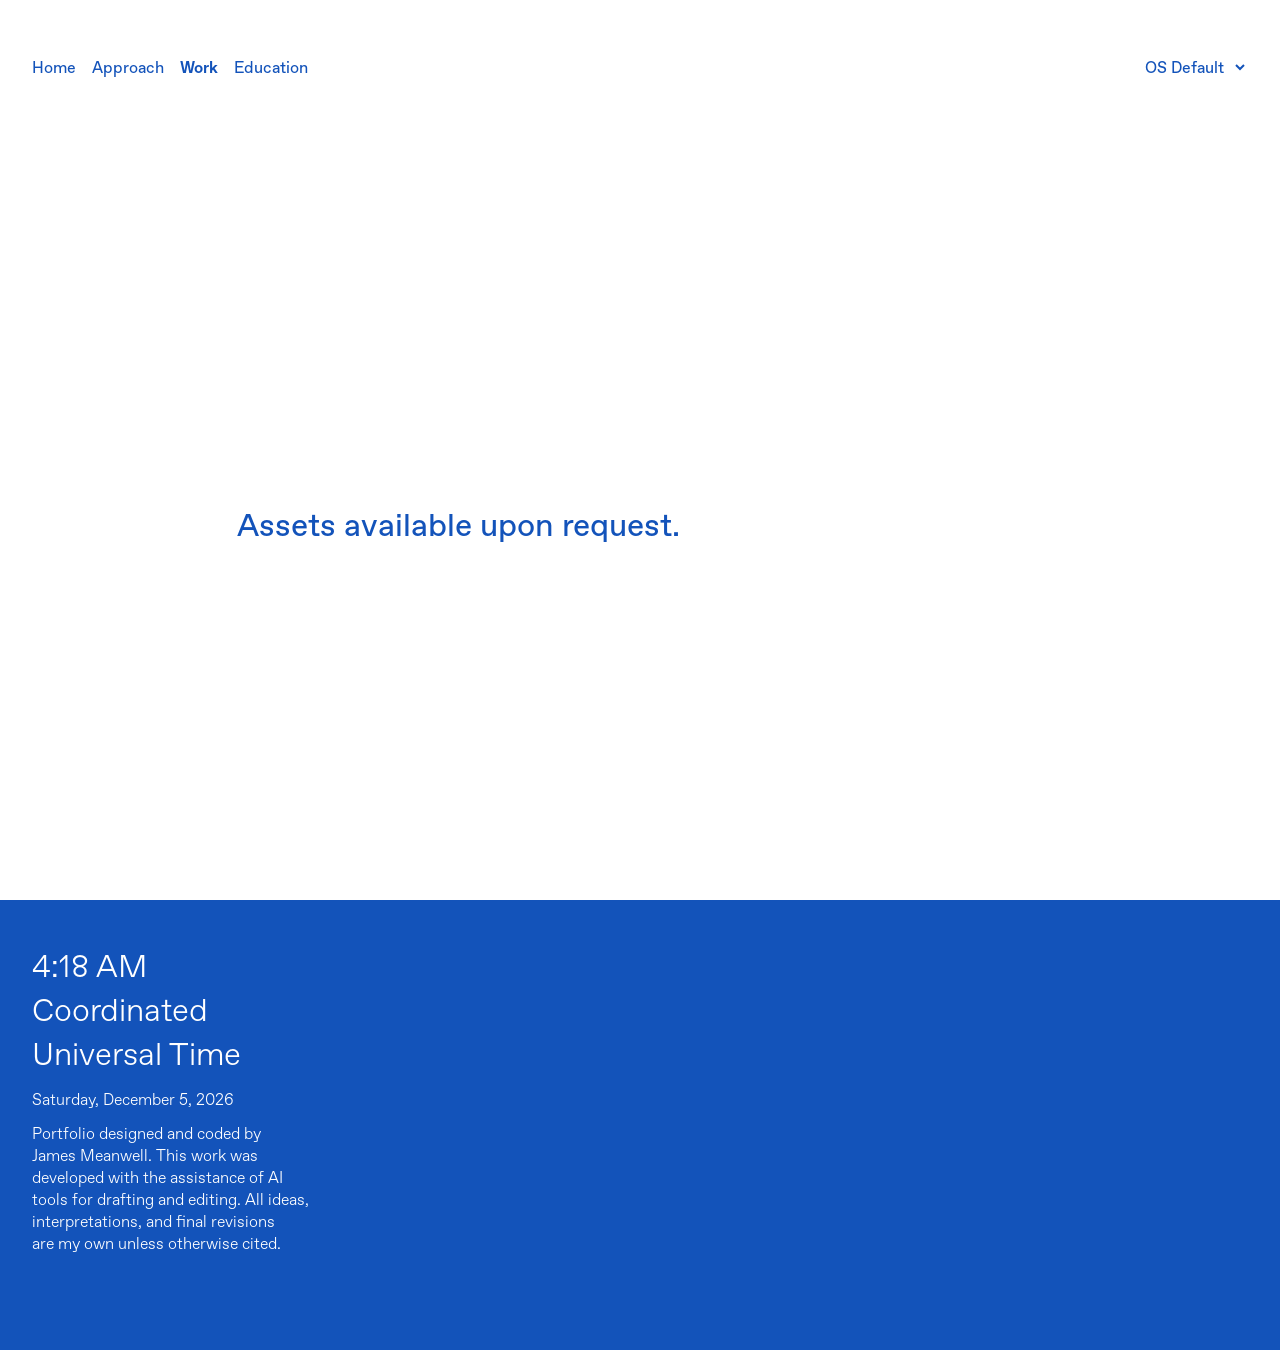
<file: pages/work.html>
<!doctype html>
<html lang="en">
  <head>
    <meta charset="UTF-8" />
    <meta name="viewport" content="width=device-width, initial-scale=1.0" />
    <link rel="stylesheet" href="../assets/style.css" />
    <title>Work</title>
  </head>
  <body>
    <div class="page-wrapper">
      <header id="nav-component"></header>
      <p class="font-large">Assets available upon request.</p>
    </div>
    <footer id="footer-component"></footer>
    <script src="../assets/script.js"></script>
  </body>
</html>
</file>
<file: assets/style.css>
/* Global: Setup */
:root {
  --color-text-light: #1353ba;
  --color-bg-light: #ffffff;
  --color-text-dark: #ffffff;
  --color-bg-dark: #1353ba;
  --color-1: #d6ed2e;
}

@font-face {
  font-family: "Favorit";
  src: url(../assets/fonts/ABC\ Favorit/ABCFavorit-Regular-Trial.otf);
  font-style: normal;
  font-weight: normal;
}

@font-face {
  font-family: "Favorit";
  src: url(../assets/fonts/ABC\ Favorit/ABCFavorit-Bold-Trial.otf);
  font-style: normal;
  font-weight: bold;
}

@font-face {
  font-family: "Favorit";
  src: url(../assets/fonts/ABC\ Favorit/ABCFavorit-RegularItalic-Trial.otf);
  font-style: italic;
  font-weight: normal;
}

@font-face {
  font-family: "Favorit";
  src: url(../assets/fonts/ABC\ Favorit/ABCFavorit-Light-Trial.otf);
  font-style: normal;
  font-weight: 100;
}

@font-face {
  font-family: "Favorit";
  src: url(../assets/fonts/ABC\ Favorit/ABCFavorit-LightItalic-Trial.otf);
  font-style: italic;
  font-weight: 100;
}

* {
  box-sizing: border-box;
  margin: 0;
  padding: 0;
  font-family: "Favorit", "Helvetica", "Arial", sans-serif;
}

.page-wrapper {
  display: grid;
  grid-template-columns: 1fr;
  grid-template-rows: auto;
  column-gap: 1rem;
  min-height: 100svh;
  margin: 0;
  padding: 2rem;
}

/* Global: Spacing and Layout */
.grid-left {
  grid-column: 1 / -1;
  font-weight: 100;
}

.margin-regular {
  margin-top: 0.75rem;
}

@media (min-width: 768px) {
  .page-wrapper {
    grid-template-columns: repeat(6, 1fr);
    min-height: 100vh;
  }
}

@media (min-width: 992px) {
  .grid-left {
    grid-column: 1 / 2;
    font-size: 1.25rem;
    font-weight: 100;
    width: 100%;
  }
}

body {
  color: var(--color-text);
  background-color: var(--color-bg);
}

/* Light theme styles */
.light-theme {
  --color-text: var(--color-text-light);
  --color-bg: var(--color-bg-light);
}

.light-theme ::selection {
  background-color: var(--color-text-light);
  color: var(--color-bg-light);
}

.light-theme :focus {
  outline-color: var(--color-text-light);
}

.light-theme hr {
  border: 0.5px solid var(--color-text-light);
}

:is(.light-theme a:visited, .light-theme a, .light-theme select) {
  color: var(--color-text-light);
  text-decoration: none;
}

/* Dark theme styles */
.dark-theme {
  --color-text: var(--color-text-dark);
  --color-bg: var(--color-bg-dark);
}

.dark-theme ::selection {
  background-color: var(--color-text-dark);
  color: var(--color-bg-dark);
}

.dark-theme :focus {
  outline-color: var(--color-text-dark);
}

:is(.dark-theme a:visited, .dark-theme a, .dark-theme select) {
  color: var(--color-text-dark);
  text-decoration: none;
}

.dark-theme hr {
  border: 0.5px solid var(--color-text-dark);
}

/* If the user prefers dark mode, automatically switch */
@media (prefers-color-scheme: dark) {
  body {
    --color-text: var(--color-text-dark);
    --color-bg: var(--color-bg-dark);
  }

  footer {
    background-color: var(--color-bg-light);
    color: var(--color-text-light);
  }
}

/* Global: Semantic */
:is(h1, h2, h3, h4, h5, h6) {
  grid-column: 1 / -1;
  font-size: 1.5rem;
  font-weight: bold;
  margin: 2rem 0 1rem 0;
}

:is(ul, ol, li, p, blockquote, hr, q, .example-container) {
  grid-column: 1 / -1;
  margin: 0.75rem 0;
}

p {
  font-size: 1.25rem;
  font-weight: normal;
}

li {
  font-size: 1.25rem;
  margin: 0.5rem 0;
}

li a.active {
  font-weight: bold;
}

p.font-large {
  font-size: 1.5rem;
}

p.font-small {
  font-size: 1rem;
  font-weight: 100;
}

:is(p.font-light, li.font-light) {
  font-weight: 100;
}

blockquote {
  font-size: 2rem;
  font-weight: bold;
}

q {
  font-size: 1.25rem;
  padding: 0;
  margin: 2rem 0;
  white-space-collapse: collapse;
}

:is(ul, ol) {
  margin: none;
  padding: 0 0 0 1rem;
}

body .page-wrapper hr {
  margin: 6rem 0 0 0;
}

@media (min-width: 768px) {
  p.font-large {
    font-size: 2rem;
  }
}

@media (min-width: 992px) {
  :is(h1, h2, h3, h4, h5, h6) {
    grid-column: 2 / 6;
    font-size: 1.75rem;
  }

  :is(ul, ol, li, p, blockquote, q, .example-container) {
    grid-column: 2 / 6;
  }
  p.large {
    font-size: 3rem;
  }

  blockquote {
    font-size: 2.5rem;
    margin-bottom: 2rem;
  }
}

@media (min-width: 1400px) {
  :is(h1, h2, h3, h4, h5, h6) {
    grid-column: 2 / 5;
  }

  :is(ul, ol, li, p, blockquote, q, .example-container) {
    grid-column: 2 / 5;
  }
}

/* Component: Nav */
header {
  grid-column: 1 / -1;
  margin-bottom: 5rem;
}

nav {
  display: flex;
  flex-flow: row wrap;
  justify-content: space-between;
  align-items: center;
  gap: 1rem;
}

nav ul {
  display: flex;
  flex-flow: row wrap;
  justify-content: flex-start;
  align-items: center;
  gap: 1rem;
  list-style-type: none;
  padding: 0;
  margin: 0;
}

nav ul li {
  font-size: 0.75rem;
  margin: 0;
}

:is(select#theme-toggle, select#example-selector) {
  font-size: 0.75rem;
  border: none;
  background-color: var(--color-bg-light);
  color: var(--color-text-light);
  border-radius: 3px;
  padding: 0 0.5rem 0 0;
  cursor: pointer;
}

@media (min-width: 576px) {
  :is(select#theme-toggle, nav ul li) {
    font-size: 1rem;
  }
}

/* Component: Footer */
footer {
  display: grid;
  grid-template-columns: repeat(2, 1fr);
  grid-template-rows: auto;
  column-gap: 1rem;
  min-height: 50vh;
  margin: 0;
  padding: 2rem;
}

footer.light-theme {
  background-color: var(--color-bg-light);
  color: var(--color-text-light);
}

footer.dark-theme {
  background-color: var(--color-bg-dark);
  color: var(--color-text-dark);
}

footer p {
  font-size: 1rem;
  font-weight: 100;
  text-wrap: balance;
}

footer p#current-time {
  font-size: 2rem;
}

@media (min-width: 992px) {
  footer {
    grid-template-columns: repeat(4, 1fr);
    height: 40vh;
  }

  footer p {
    grid-column: 1 / 2;
  }
}

/* Education Page */
ul.education {
  list-style-type: none;
  padding: 0;
  margin: 0;
}

ul.education li {
  font-weight: bold;
  font-size: 1rem;
  margin: 0 0 2rem 0;
}

ul.education li span.date {
  margin-right: 1rem;
}

ul.education li p {
  font-weight: 100;
  margin: 0.25rem 0 0 0;
}

/* Practice Page */
ul.resources {
  list-style-type: none;
  padding: 0;
  margin: 0;
}

/* Component: Example Container */
.example-container {
  margin: 6rem 0;
}

.example-nav {
  display: flex;
  flex-flow: row nowrap;
  justify-content: space-between;
  align-items: center;
  margin-bottom: 2.5rem;
}

.example-count-wrapper {
  display: flex;
  flex-flow: row wrap;
  gap: 1rem;
}

.example-container select {
  font-size: 14px;
  font-weight: bold;
  border: none;
  background-color: transparent;
  padding: 0.5rem 1rem 0.5rem 0;
}

.example-container p.example-count {
  font-size: 14px;
  text-align: center;
  margin: 0.5rem 0 0 0;
}

.example-container button#example-next-concept {
  font-size: 14px;
  font-weight: bold;
  background-color: var(--color-bg-dark);
  color: var(--color-text-dark);
  border: 1px solid var(--color-bg-light);
  border-radius: 3px;
  padding: 0.5rem 1rem;

  cursor: pointer;
}

.example-container p,
.example-container ul,
.example-container ol,
.example-container p > strong,
.example-container p > em {
  font-weight: 100;
  padding: 0;
}

.example-container ol {
  padding-left: 1.25rem;
}

.example-container ul {
  padding-left: 1.25rem;
}

.example-container .example-visible {
  display: block;
}

.example-container .example-hidden {
  display: none;
}

/* use this for any text you want for screen readers only */
.sr-only {
  position: absolute;
  left: -10000px;
  top: auto;
  width: 1px;
  height: 1px;
  overflow: hidden;
}
</file>
